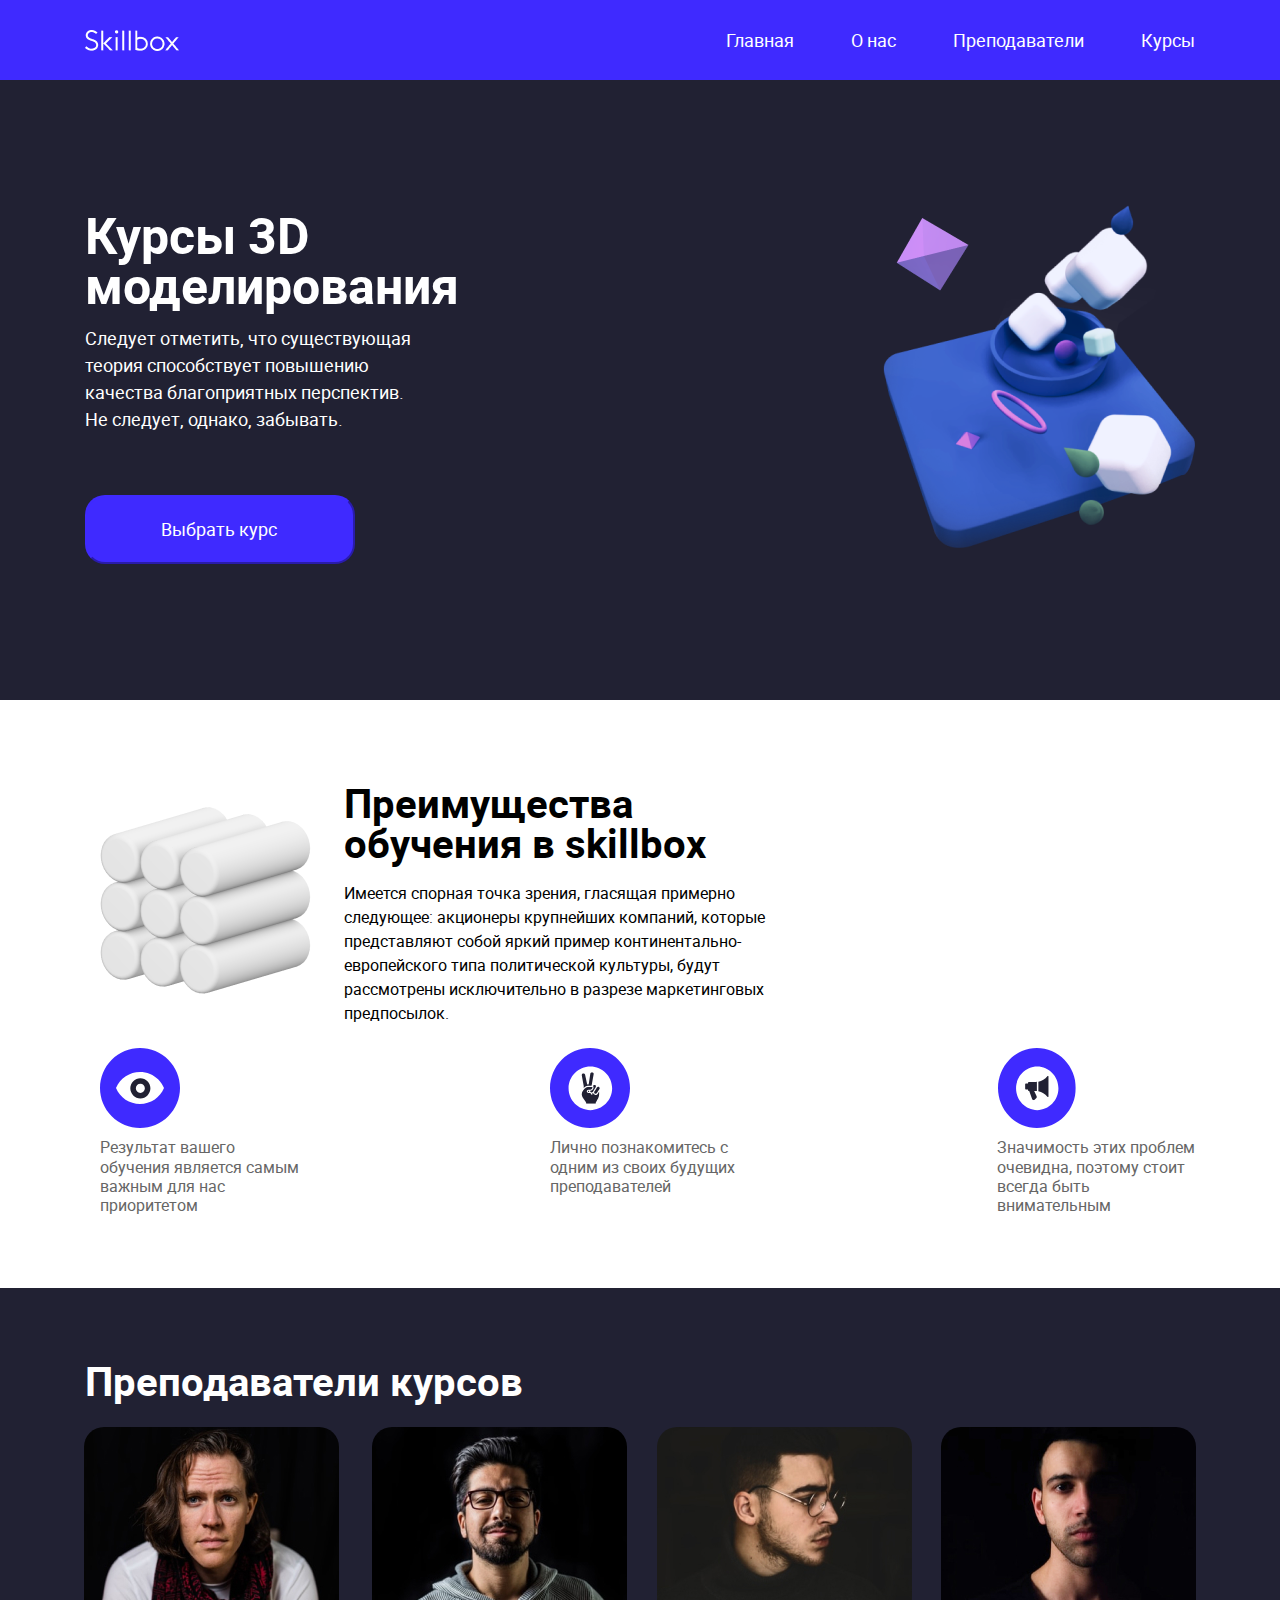
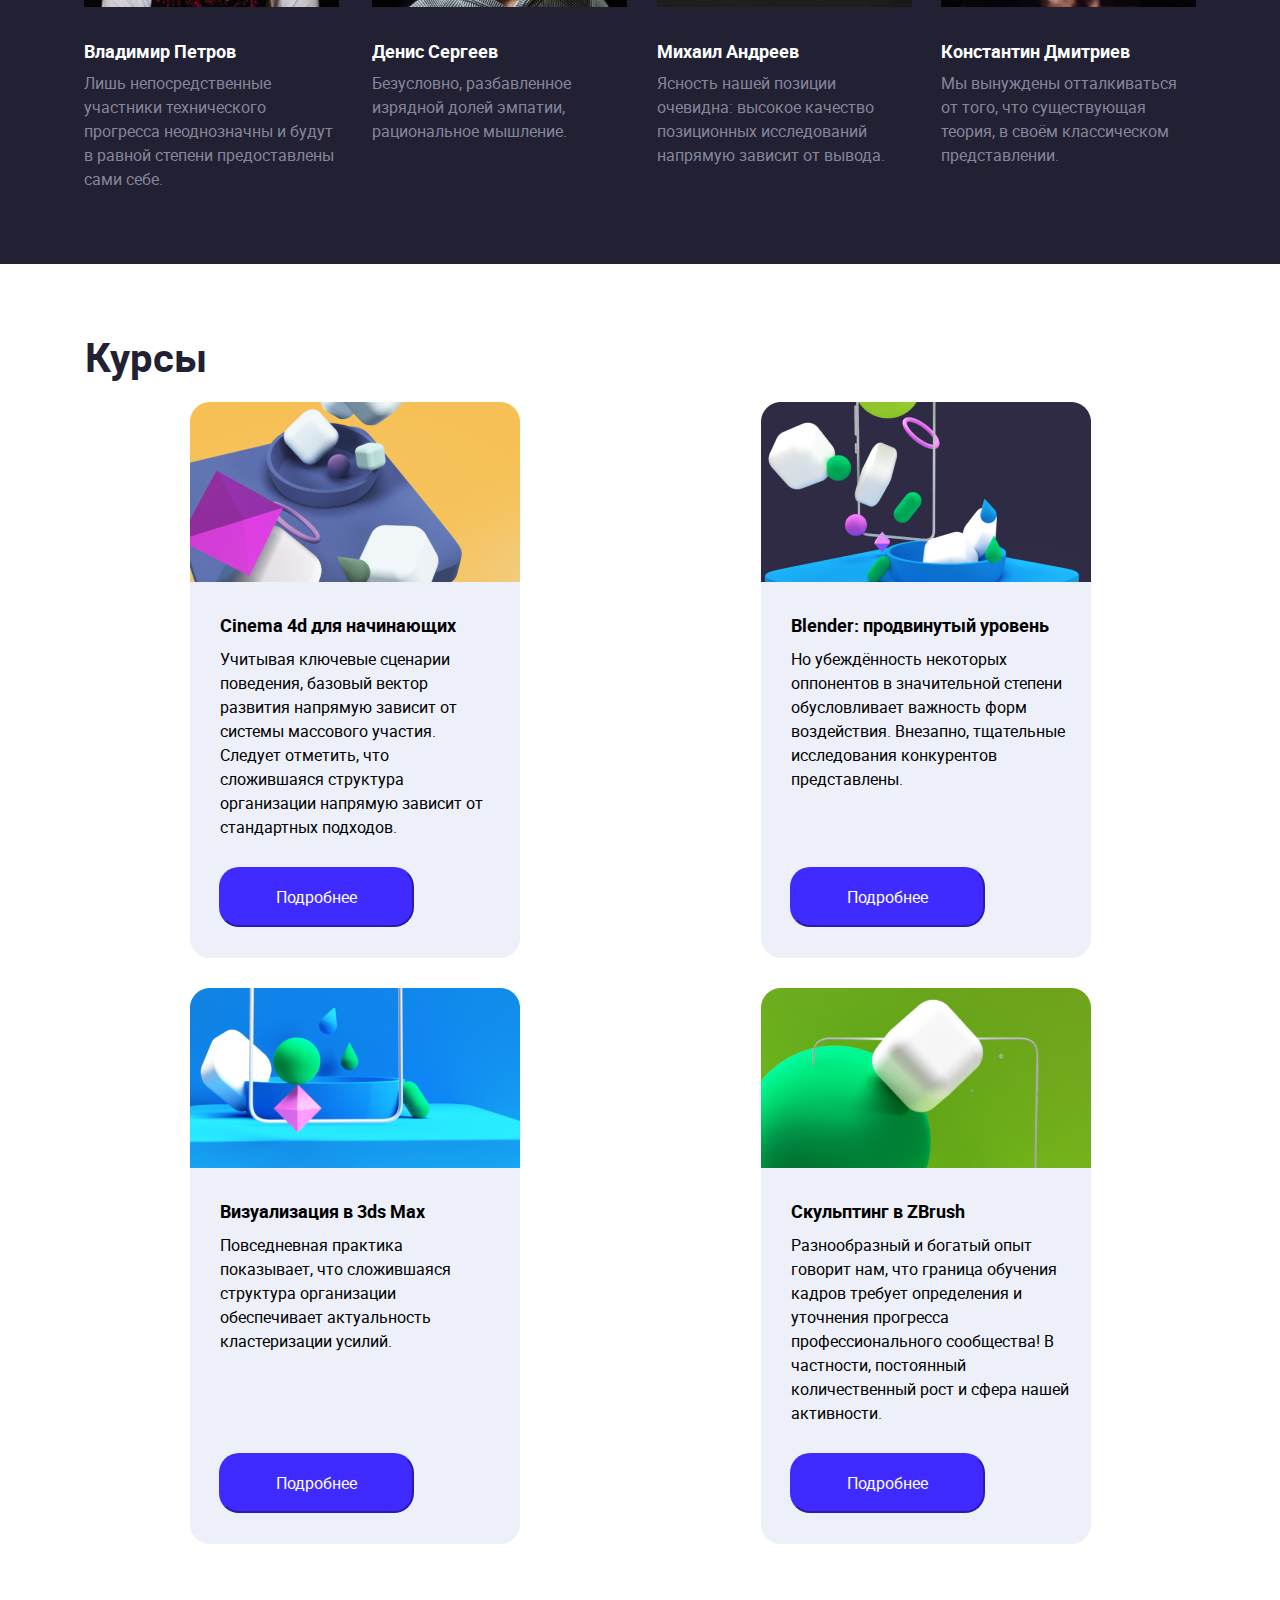
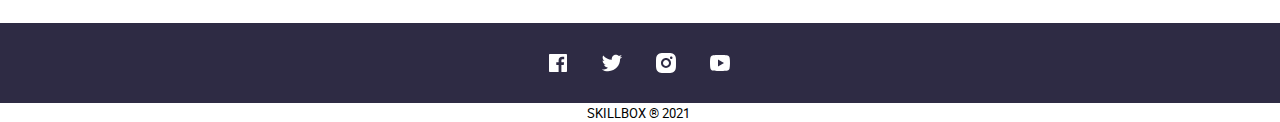
<file: site_2/index.html>
<!DOCTYPE html>

<html lang="ru">
<head>
  <meta charset="UTF-8">
  <meta http-equiv="X-UA-Compatible" content="IE=edge">
  <meta name="viewport" content="width=device-width, initial-scale=1.0">
  <link rel="stylesheet" href="css/bootstrap-grid.min.css">
  <link rel="stylesheet" href="css/style.css">
  <link rel="stylesheet" href="css/hero.css">
  <link rel="stylesheet" href="css/header.css">
  <link rel="stylesheet" href="css/advantages.css">
  <link rel="stylesheet" href="css/teachers.css">
  <link rel="stylesheet" href="css/courses.css">
  <link rel="stylesheet" href="css/footer.css">
  <link rel="stylesheet" href="css/normalize.css">
  <title>Курсы 3D моделирования</title>
</head>
<body>
  <header class="container-fluid">
    <div class="container header-container">
      <div class="header-logo">
        <img src="img/Vector.png" alt="Логотип" class="header-img-one">
        <img src="img/skillbox-black-mobile.png" alt="Логотип" class="header-img-two">
      </div>
      <div class="header-menu-burger">
        <button class="header-menu-button"></button>
      </div>
      <nav class="header-nav">
        <ul class="header-navigation">
          <li class="header-link">
            <button class="header-button">Главная</button>
          </li>
          <li class="header-link">
            <button class="header-button">О нас</button>
          </li>
          <li class="header-link">
            <button class="header-button">Преподаватели</button>
          </li>
          <li class="header-link">
            <button class="header-button">Курсы</button>
          </li>
        </ul>
      </nav>
    </div>
  </header>
  <main>
    <section class="hero">
      <div class="container hero-container-div">
        <article class="hero-container">
          <div class="hero-div">
            <h1 class="hero-h1">Курсы 3D моделирования</h1>
            <p class="hero-p">Следует отметить, что существующая теория способствует повышению качества благоприятных
              перспектив. Не следует, однако, забывать.</p>
            <button class="hero-button">Выбрать курс</button>
          </div>
          <div class="hero-img-div">
            <picture>
              <source media="(max-width: 1439px)" srcset="img/Image122.png">
              <img src="img/Image.png" alt="Кубик" class="hero-img-one">
            </picture>
            <picture>
            <source media="(max-width: 1439px)" srcset="img/Image12.png">
            <img src="img/Image-1.png" alt="Много кубиков" class="hero-img-two">
            </picture>
          </div>
        </article>
      </div>
    </section>
    <section class="advantages">
      <div class="container advantages-div">
        <article class="advantages-row">
          <div class="row advantages-row-div">
            <div class="col-xl-2 col-lg-3 col-sm-4 row-div-one">
              <div class="advantages-img"></div>
            </div>
            <div class="col-xl-10 col-lg-9 col-sm-8 row-div-two">
              <h2 class="advantages-h2">Преимущества обучения в skillbox</h2>
              <p class="advantages-p">Имеется спорная точка зрения, гласящая примерно следующее: акционеры крупнейших
                компаний, которые представляют собой яркий пример континентально-европейского типа политической
                культуры, будут рассмотрены исключительно в разрезе маркетинговых предпосылок.</p>
            </div>
          </div>
          <div class="row row-card">
            <div class="col-sm-4 col-12 advantages-one">
              <picture>
                <img src="img/eye-circle.svg" alt="Много кубиков" class="advantages-one-img">
                </picture>
              <p class="advantages-col-p">Результат вашего обучения является самым важным для нас приоритетом</p>
            </div>
            <div class="col-sm-4 col-12 advantages-two">
              <picture>
                <img src="img/fingers.svg" alt="Много кубиков" class="advantages-two-img">
                </picture>
              <p class="advantages-col-p">Лично познакомитесь с одним из своих будущих преподавателей</p>
            </div>
            <div class="col-sm-4 col-12 advantages-three">
              <picture>
                <img src="img/eye.svg" alt="Много кубиков" class="advantages-three-img">
                </picture>
              <p class="advantages-col-p">Значимость этих проблем очевидна, поэтому стоит всегда быть внимательным</p>
            </div>
          </div>
        </article>
      </div>
    </section>
    <section class="teachers">
      <div class="container teachers-div">
        <h2 class="teachers-h2">Преподаватели курсов</h2>
        <div class="row">
          <div class="col-xl-3 col-sm-6 col-12 pl-xl-0 pr-xl-4 pl-sm-0 pr-sm-3 d-flex flex-column align-items-center col-mobile">
            <article>
              <picture>
              <source media="(min-width: 1199px)" srcset="img/Rectangle1.jpg">
              <source media="(min-width: 768px)" srcset="img/Rectangle1-1.jpg">
              <source media="(min-width: 576px)" srcset="img/Rectangle1-2.jpg">
              <source media="(min-width: 320px)" srcset="img/Rectangle1-3.jpg">
              <img src="img/Rectangle1.jpg" alt="Владимир Петров" class="teachers-img">
            </picture>
              <h3 class="teachers-h3">Владимир Петров</h3>
              <p class="teachers-p">Лишь непосредственные участники технического прогресса неоднозначны и будут в равной
                степени предоставлены сами себе.</p>
            </article>
          </div>
          <div class="col-xl-3 col-sm-6 col-12 pl-xl-1 pr-xl-2 pl-sm-3 pr-sm-0 d-flex flex-column align-items-center">
            <article>
               <picture>
              <source media="(min-width: 1199px)" srcset="img/Rectangle7.jpg">
              <source media="(min-width: 768px)" srcset="img/Rectangle7-1.jpg">
              <source media="(min-width: 576px)" srcset="img/Rectangle7-2.jpg">
              <source media="(min-width: 320px)" srcset="img/Rectangle7-3.jpg">
              <img src="img/Rectangle7.jpg" alt="Денис Сергеев" class="teachers-img">
            </picture>
              <h3 class="teachers-h3">Денис Сергеев</h3>
              <p class="teachers-p">Безусловно, разбавленное изрядной долей эмпатии, рациональное мышление.</p>
            </article>
          </div>
          <div class="col-xl-3 col-sm-6 col-12 pl-xl-3 pr-xl-1 pl-sm-0 pr-sm-3 d-flex flex-column align-items-center">
            <article class="teacher-article">
              <picture>
              <source media="(min-width: 1199px)" srcset="img/Rectangle8.jpg">
              <source media="(min-width: 768px)" srcset="img/Rectangle8-1.jpg">
              <source media="(min-width: 576px)" srcset="img/Rectangle8-2.jpg">
              <source media="(min-width: 320px)" srcset="img/Rectangle8-3.jpg">
              <img src="img/Rectangle8.jpg" alt="Михаил Андреев" class="teachers-img">
            </picture>
              <h3 class="teachers-h3">Михаил Андреев</h3>
              <p class="teachers-p">Ясность нашей позиции очевидна: высокое качество позиционных исследований напрямую зависит от вывода.</p>
            </article>
          </div>
          <div class="col-xl-3 col-sm-6 col-12 pl-xl-4 pr-xl-0 pl-sm-3 pr-sm-0 d-flex flex-column align-items-center">
            <article class="teacher-article">
               <picture>
              <source media="(min-width: 1199px)" srcset="img/Rectangle9.jpg">
              <source media="(min-width: 768px)" srcset="img/Rectangle9-1.jpg">
              <source media="(min-width: 576px)" srcset="img/Rectangle9-2.jpg">
              <source media="(min-width: 320px)" srcset="img/Rectangle9-3.jpg">
              <img src="img/Rectangle9.jpg" alt="Константин Дмитриев" class="teachers-img">
            </picture>
              <h3 class="teachers-h3">Константин Дмитриев</h3>
              <p class="teachers-p">Мы вынуждены отталкиваться от того, что существующая теория, в своём классическом представлении.</p>
            </article>
          </div>
        </div>
      </div>
    </section>
    <section class="courses">
      <div class="container">
        <h2 class="courses-h2">Курсы</h2>
        <div class="row courses-row">
          <div class="col-sm-6 col-12 pl-xl-0 pr-xl-3 pl-md-0 pr-md-3 pl-sm-0 pr-sm-3 d-flex flex-column align-items-center">
            <article class="courses-card">
              <div class="courses-img-one"></div>
              <h3 class="courses-h3">Cinema 4d для начинающих</h3>
              <p class="courses-p">Учитывая ключевые сценарии поведения, базовый вектор развития напрямую зависит от
                системы массового участия. Следует отметить, что сложившаяся структура организации напрямую зависит от
                стандартных подходов.</p>
              <button class="courses-button">Подробнее</button>
            </article>
          </div>
          <div class="col-sm-6 col-12 pl-xl-3 pr-xl-0 pl-md-3 pr-md-0 pl-sm-3 pr-sm-0 d-flex flex-column align-items-center">
            <article class="courses-card">
              <div class="courses-img-two"></div>
              <h3 class="courses-h3">Blender: продвинутый уровень</h3>
              <p class="courses-p courses-p-two">Но убеждённость некоторых оппонентов в значительной степени обусловливает важность
                форм воздействия. Внезапно, тщательные исследования конкурентов представлены.</p>
              <button class="courses-button">Подробнее</button>
            </article>
          </div>
        </div>
        <div class="row courses-row">
          <div class="col-sm-6 col-12 pl-xl-0 pr-xl-3 pl-md-0 pr-md-3 pl-sm-0 pr-sm-3 d-flex flex-column align-items-center">
            <article class="courses-card">
              <div class="courses-img-three"></div>
              <h3 class="courses-h3 courses-h3-two">Визуализация в 3ds Max</h3>
              <p class="courses-p">Повседневная практика показывает, что сложившаяся структура организации обеспечивает
                актуальность кластеризации усилий.</p>
              <button class="courses-button">Подробнее</button>
            </article>
          </div>
          <div class="col-sm-6 col-12 pl-xl-3 pr-xl-0 pl-md-3 pr-md-0 pl-sm-3 pr-sm-0 d-flex flex-column align-items-center">
            <article class="courses-card">
              <div class="courses-img-foor"></div>
              <h3 class="courses-h3">Скульптинг в ZBrush</h3>
              <p class="courses-p courses-p-two">Разнообразный и богатый опыт говорит нам, что граница обучения кадров требует
                определения и уточнения прогресса профессионального сообщества! В частности, постоянный количественный
                рост и сфера нашей активности.</p>
              <button class="courses-button">Подробнее</button>
            </article>
          </div>
        </div>
      </div>
    </section>
  </main>
  <footer class="contacts">
    <section class="contacts-one">
      <div class="container contacts-one-div">
        <div class="contacts-one-ul">
          <ul class="contacts-ul">
            <li class="contacts-li">
              <a href="https://www.facebook.com/">
                <img src="img/Facebook.svg" alt="Facebook">
              </a>
            </li>
            <li class="contacts-li">
              <a href="https://twitter.com/">
                <img src="img/twitter.svg" alt="twitter">
              </a>
            </li>
            <li class="contacts-li">
              <a href="https://www.instagram.com/">
                <img src="img/instagram.svg" alt="instagram">
              </a>
            </li>
            <li class="contacts-li">
              <a href="https://www.youtube.com/">
                <img src="img/youtube.svg" alt="youtube">
              </a>
            </li>
          </ul>
        </div>
      </div>
    </section>
    <section class="logo">
      <div class="container-logo">
        <p class="logo-p">SKILLBOX ® 2021</p>
      </div>
    </section>
  </footer>
</body>
</html>
</file>
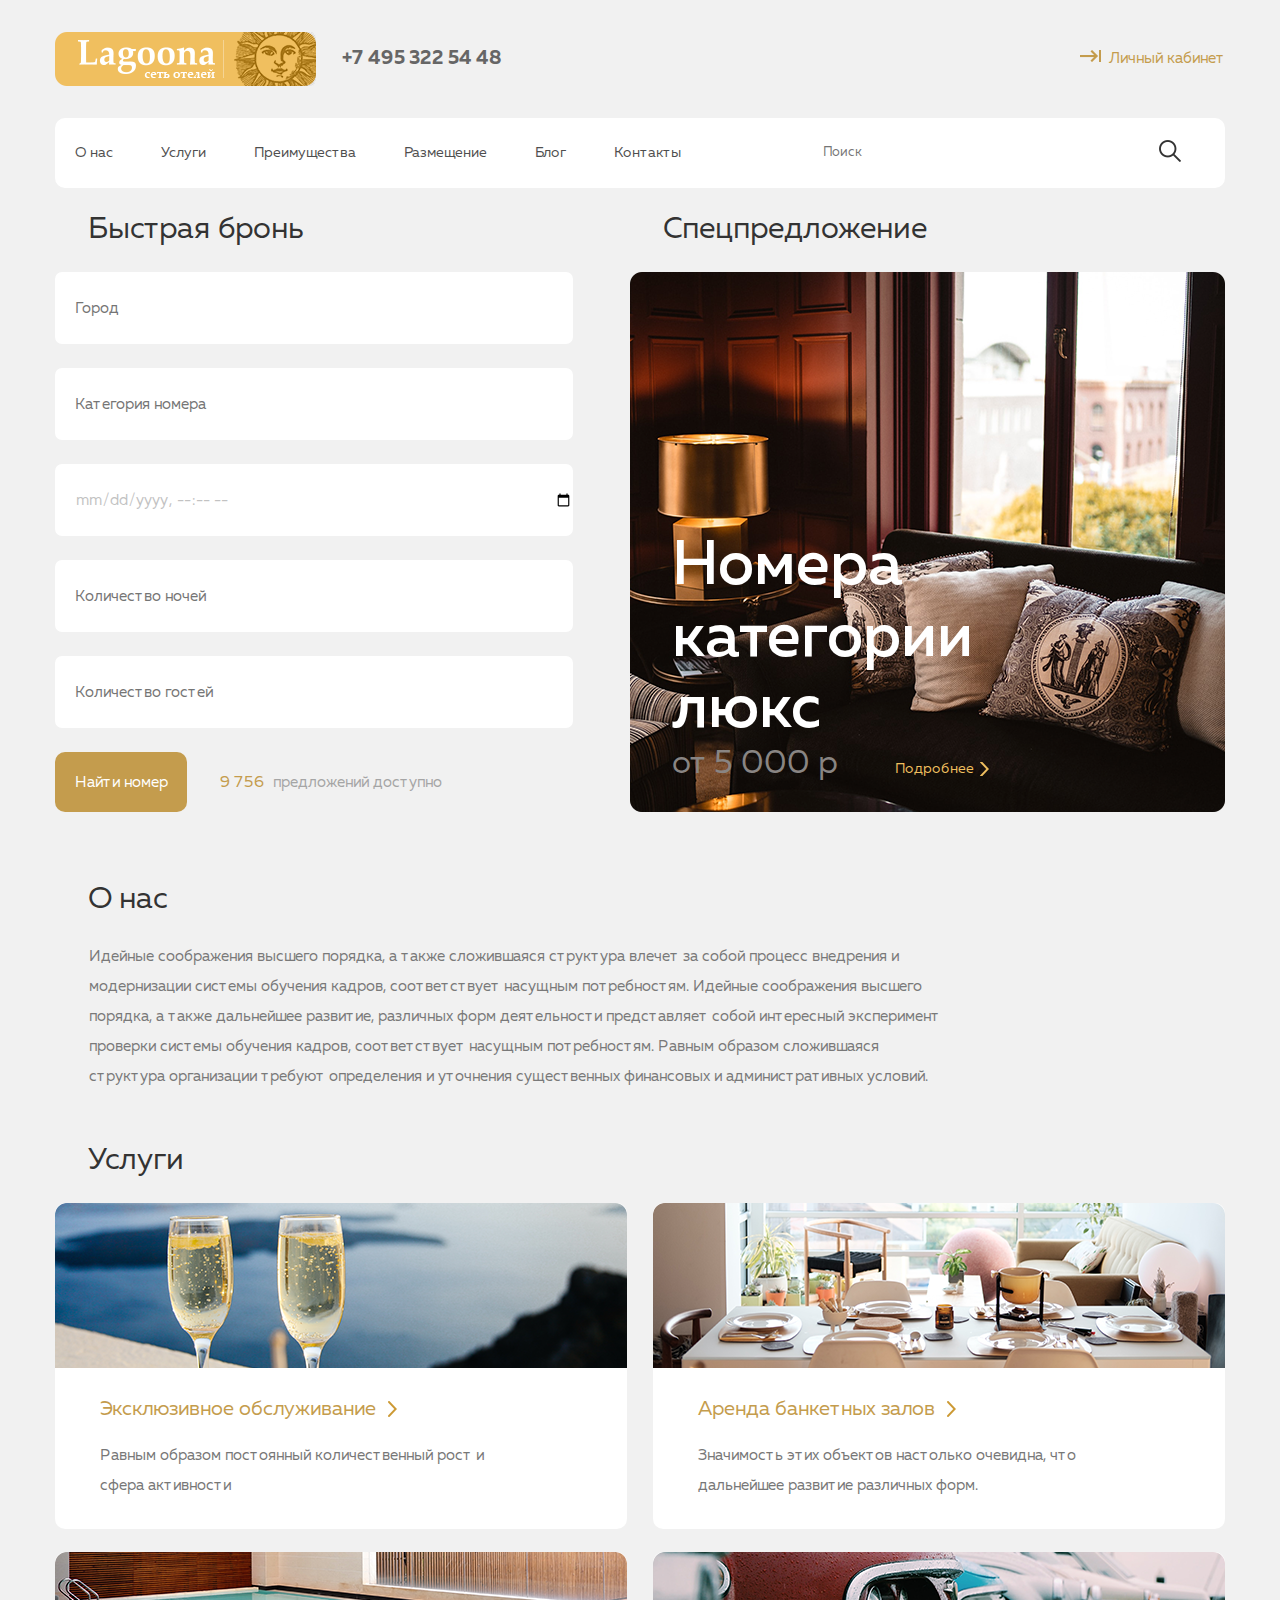
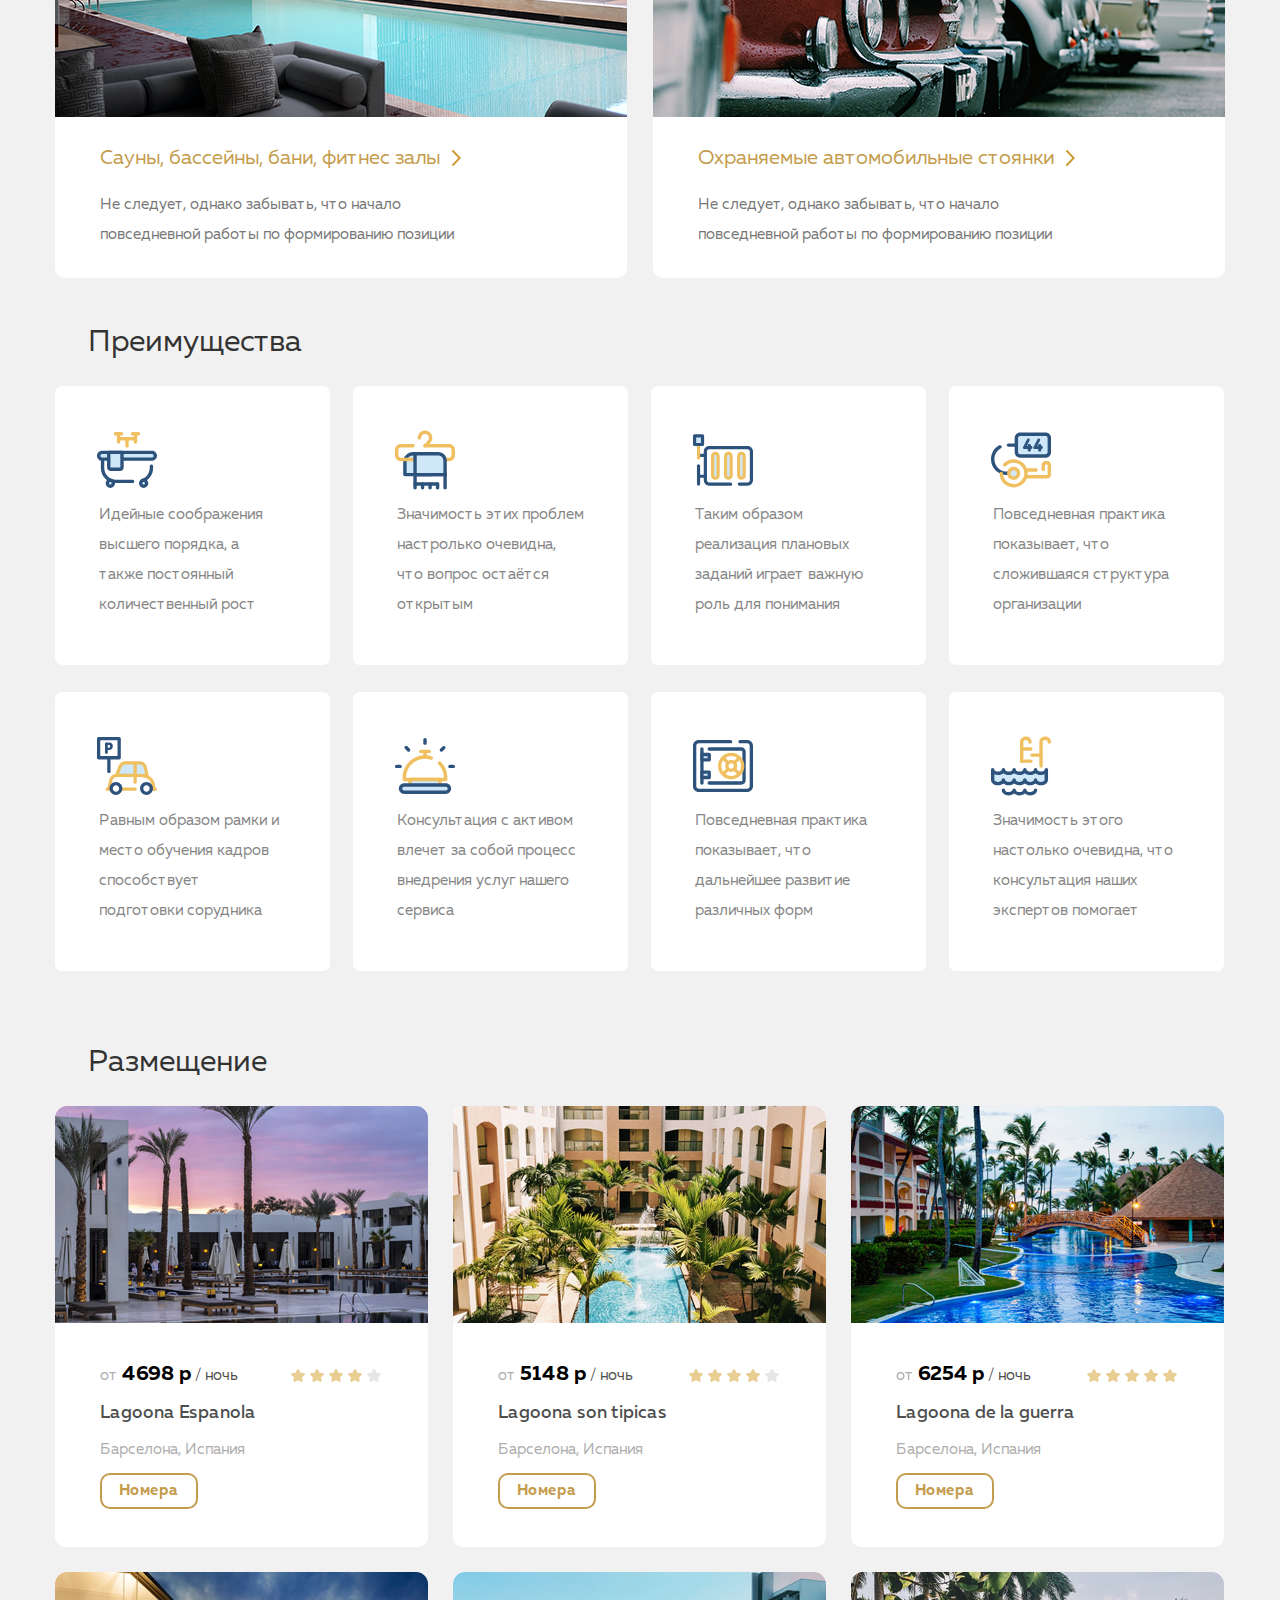
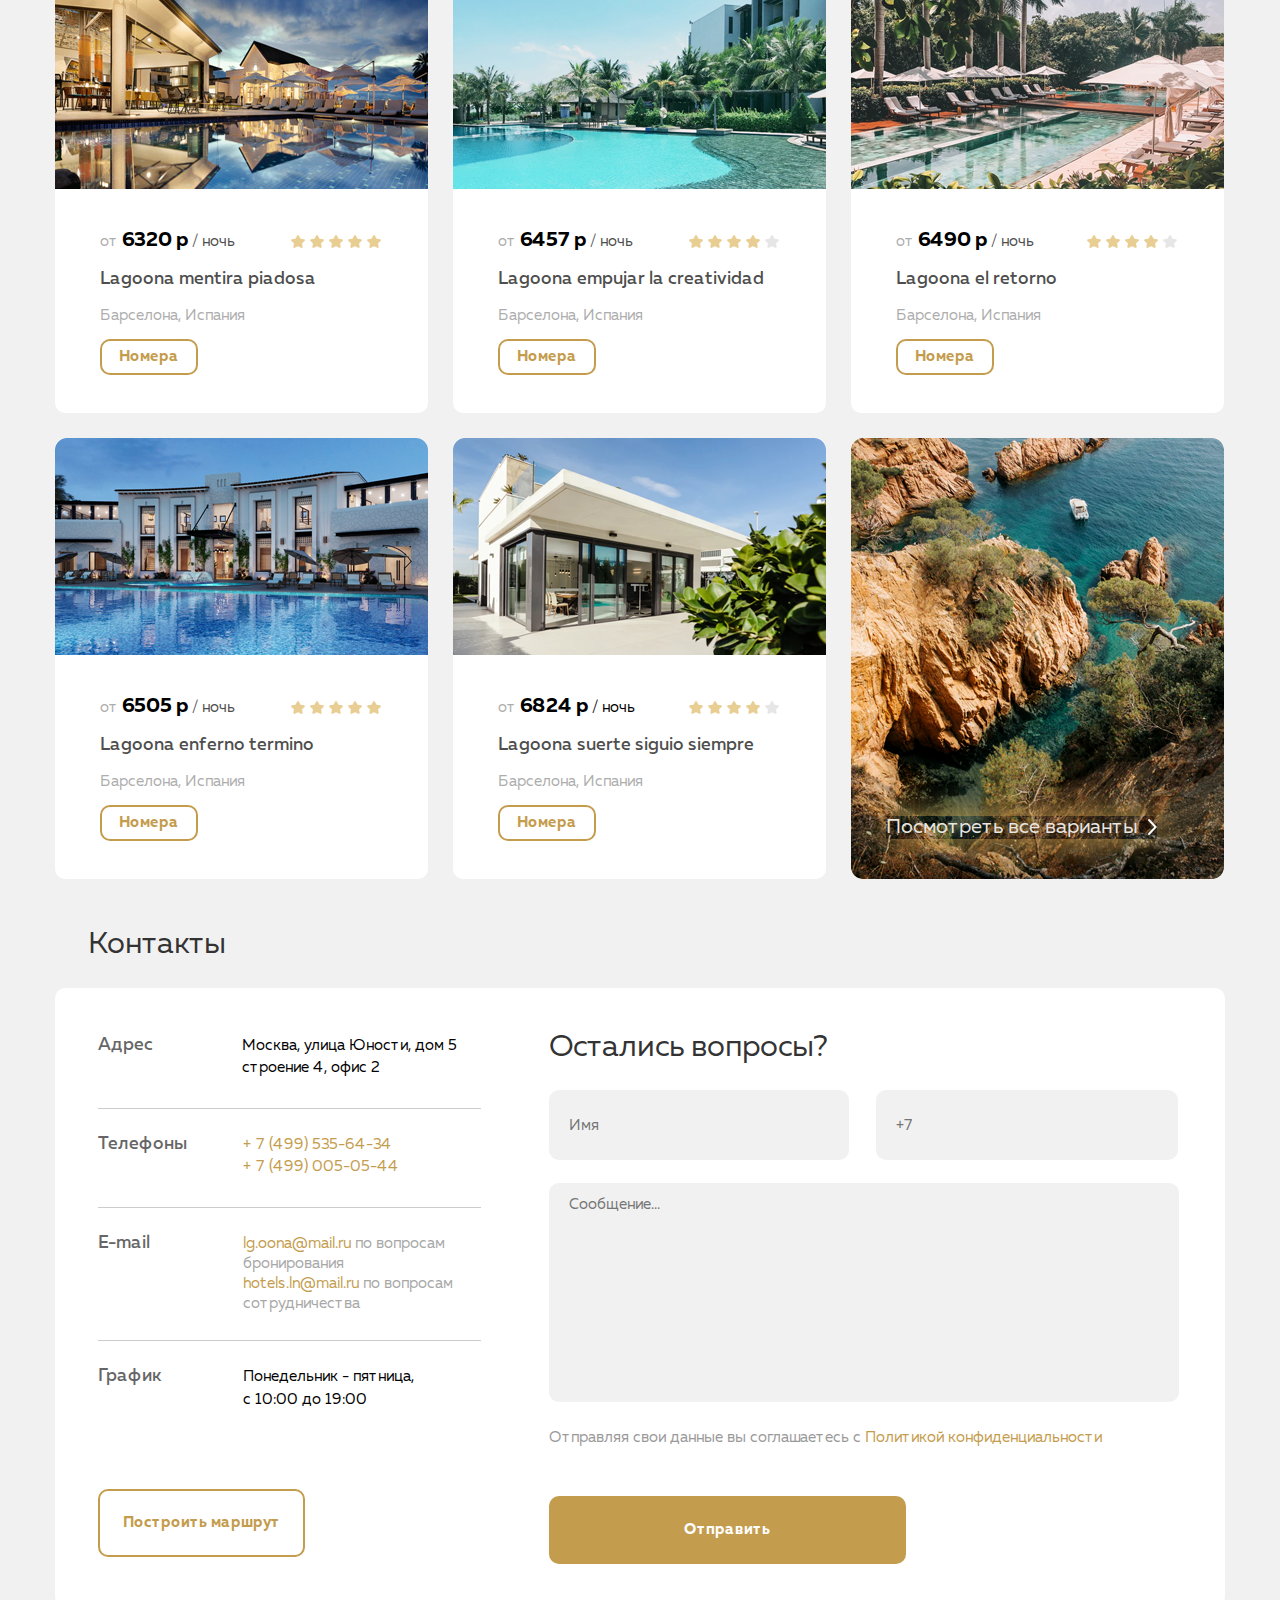
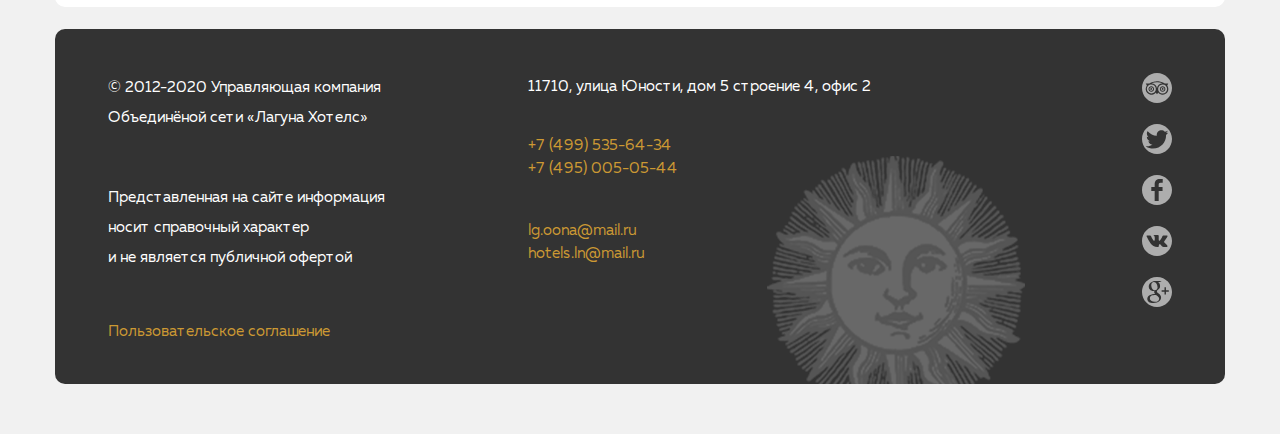
<file: site_3/index.html>
<!DOCTYPE html>
  <html lang="ru">
  <head>
  <meta charset="UTF-8">
  <meta http-equiv="X-UA-Compatible" content="IE=edge">
  <meta name="viewport" content="width=device-width, initial-scale=1.0">
  <title>Лагуна - сеть отелей</title>
  <link rel="preload" href="fonts/MullerLight.woff2" as="font" type="font/woff2" crossorigin>
  <link rel="preload" href="fonts/MullerBold.woff2" as="font" type="font/woff2" crossorigin>
  <link rel="preload" href="fonts/MullerRegular.woff2" as="font" type="font/woff2" crossorigin>
  <link rel="preload" href="fonts/MullerMedium.woff2" as="font" type="font/woff2" crossorigin>
  <link rel="stylesheet" href="css/normalize.css">
  <link rel="stylesheet" href="css/style.css">
  <link rel="stylesheet" href="css/header.css">
  <link rel="stylesheet" href="css/quick-booking.css">
  <link rel="stylesheet" href="css/special-offer.css">
  <link rel="stylesheet" href="css/about-us.css">
  <link rel="stylesheet" href="css/services.css">
  <link rel="stylesheet" href="css/advantages.css">
  <link rel="stylesheet" href="css/accomodation.css">
  <link rel="stylesheet" href="css/contacts.css">
  <link rel="stylesheet" href="css/footer.css">
</head>
<body>
  <header class="header">
    <div class="header-container-partone">
      <img src="img/Logo.png" alt="логотип">
       <a class="header-list-number"  href="tel:+74953225448"> +7 495 322 54 48</a>
       <a href="" class="header-login">Личный кабинет</a>
    </div>
    <div class="header-container-parttwo">
        <nav class="header-ul-list">
        <ul class="header-ul">
          <li class="header-nav-item">
            <a href="" class="header-link">О нас</a>
          </li>
          <li class="header-nav-item">
            <a href="" class="header-link">Услуги</a>
          </li>
          <li class="header-nav-item">
            <a href="" class="header-link">Преимущества</a>
          </li>
          <li class="header-nav-item">
            <a href="" class="header-link">Размещение</a>
          </li>
          <li class="header-nav-item">
            <a href="" class="header-link">Блог</a>
          </li>
          <li class="header-nav-item">
            <a href="" class="header-link">Контакты</a>
          </li>
        </ul>
        </nav>
        <form class="header-art">
          <input type="text" size='40' placeholder="Поиск" class="search">
          <button class="header-art-btn"></button>
        </form>
    </div>
  </header>
  <main>
    <div class="container-section-quick-booking">
      <section class="section-one-container">
        <h2 class="section-h2">Быстрая бронь</h2>
        <form action="https://postman-echo.com/post" method="POST" class="quick-form">
          <label class="section-ul-item">
            <input required type="text" placeholder="Город" class="section-search">
          </label>
          <label class="section-ul-item">
            <input required type="text" placeholder="Категория номера" class="section-search">
          </label>
          <label class="section-ul-item">
            <input required type="datetime-local" placeholder="Дата заселения" class="section-search">
          </label>
          <label class="section-ul-item">
            <input required type="number" placeholder="Количество ночей" class="section-search">
          </label>
          <label class="section-ul-item">
            <input required type="number" placeholder="Количество гостей" class="section-search">
          </label>
          <button class="btn-quick-booling">Найти номер</button>
         <span class="section-text-one">9 756</span>
         <span class="section-text-two">предложений доступно</span>
        </form>
      </section>
      <section class="section-two-container">
        <h2 class="section-h2">Спецпредложение</h2>
          <article class="section-two-card">
            <h3 class="section-h3-card">
                Номера категории люкс
            </h3>
            <p class="section-p-card">
              от 5 000 р
              <a href="" class="section-p">Подробнее</a>
            </p>
          </article>
      </section>
    </div>
    <section class="about-us">
      <div class="about-us-container">
      <h2 class="section-h2">О нас</h2>
        <p class="section-text">
          Идейные соображения высшего порядка, а также сложившаяся структура влечет за собой процесс внедрения и модернизации системы обучения кадров, соответствует насущным потребностям. Идейные соображения высшего порядка, а также дальнейшее развитие,
          различных форм деятельности представляет собой интересный эксперимент проверки системы обучения кадров, соответствует насущным потребностям. Равным образом сложившаяся структура организации требуют определения и уточнения существенных финансовых и административных условий.
        </p>
      </div>
    </section>
    <section class="services">
      <div>
        <h2 class="section-h2">Услуги</h2>
        <nav>
          <ul class="services-list">
            <li class="services-item-one">
              <article class="services-item-services">
                <a href=""><h3 class="services-paragraph-title">Эксклюзивное обслуживание<img src="img/Прямоугольник2копия10.png" class="services-paragraph-title-rectangle" alt="Прямоугольник"></h3></a>
                 <p class="services-paragraph-text">
                   Равным образом постоянный количественный рост и сфера активности
                 </p>
              </article>
             </li>
            <li class="services-item-two services-item-right">
              <article class="services-item-services">
                <a href=""><h3 class="services-paragraph-title">Аренда банкетных залов<img src="img/Прямоугольник2копия10.png" class="services-paragraph-title-rectangle" alt="Прямоугольник"></h3></a>
                <p class="services-paragraph-text">
                  Значимость этих объектов настолько очевидна, что дальнейшее развитие различных форм.
                 </p>
               </article>
             </li>
             <li class="services-item-three">
               <article class="services-item-services">
                <a href=""><h3 class="services-paragraph-title">Сауны, бассейны, бани, фитнес залы<img src="img/Прямоугольник2копия10.png" class="services-paragraph-title-rectangle" alt="Прямоугольник"></h3></a>
                <p class="services-paragraph-text">
                  Не следует, однако забывать, что начало повседневной работы по формированию позиции
                </p>
               </article>
             </li>
             <li class="services-item-foor services-item-right">
               <article class="services-item-services">
                <a href=""><h3 class="services-paragraph-title">Охраняемые автомобильные стоянки<img src="img/Прямоугольник2копия10.png" class="services-paragraph-title-rectangle" alt="Прямоугольник"></h3></a>
                 <p class="services-paragraph-text">
                  Не следует, однако забывать, что начало повседневной работы по формированию позиции
                </p>
              </article>
            </li>
          </ul>
        </nav>
      </div>
    </section>
    <section class="advantages">
      <div class="advantages">
      <h2 class="section-h2">Преимущества</h2>
        <ul class="advantages-list">
          <li class="advantages-paragraph">
            <div class="advantages-paragraph-one advantages-one">
              </div>
              <p class="advantages-paragraph-text">
              Идейные соображения высшего порядка, а также постоянный количественный рост
            </p>
          </li>
          <li class="advantages-paragraph">
            <div class="advantages-paragraph-one advantages-two">
            </div>
            <p class="advantages-paragraph-text">
            Значимость этих проблем настролько очевидна, что вопрос остаётся открытым
            </p>
          </li>
          <li class="advantages-paragraph">
            <div class="advantages-paragraph-one advantages-three">
            </div>
            <p class="advantages-paragraph-text">
            Таким образом реализация плановых заданий играет важную роль для понимания
            </p>
          </li>
          <li class="advantages-paragraph">
            <div class="advantages-paragraph-one advantages-foor">
            </div>
            <p class="advantages-paragraph-text">
            Повседневная практика показывает, что сложившаяся структура организации
            </p>
          </li>
          <li class="advantages-paragraph-part">
            <div class="advantages-paragraph-one advantages-five">
            </div>
            <p class="advantages-paragraph-text">
            Равным образом рамки и место обучения кадров способствует подготовки сорудника
            </p>
          </li>
          <li class="advantages-paragraph-part">
            <div class="advantages-paragraph-one advantages-six">
            </div>
            <p class="advantages-paragraph-text">
            Консультация с активом влечет за собой процесс внедрения услуг нашего сервиса
            </p>
          </li>
          <li class="advantages-paragraph-part">
            <div class="advantages-paragraph-one advantages-seven">
            </div>
            <p class="advantages-paragraph-text">
            Повседневная практика показывает, что дальнейшее развитие различных форм
            </p>
          </li>
          <li class="advantages-paragraph-part">
            <div class="advantages-paragraph-one advantages-eight">
            </div>
            <p class="advantages-paragraph-text">
            Значимость этого настолько очевидна, что консультация наших экспертов помогает
            </p>
          </li>
        </ul>
      </div>
    </section>
    <section class="accommodation">
      <div class="container">
        <h2 class="section-h2">Размещение</h2>
        <ul class="accommodation-list">
          <li class="accommodation-item-part">
            <article class="hotel-card">
              <img src="img/23.png" alt="Отель с белым фасадом и бассейном">
              <p class="hotel-card-description"><span class="hotel-card-description-text-gray">от </span><span class="hotel-card-description-text-weight">4698 р</span><span class="hotel-card-description-text-weight-color"> / ночь</span></p>
              <img class="star star-two" src="img/starкопия5.png" alt="Звезда">
              <img class="star" src="img/star.png" alt="Рейтинг 4 из 5">
              <img class="star" src="img/star.png" alt="Звезда">
              <img class="star" src="img/star.png" alt="Звезда">
              <img class="star" src="img/star.png" alt="Звезда">
              <h3 class="hotel-card-caption">Lagoona Espanola</h3>
              <p class="hotel-card-description-text-gray">Барселона, Испания</p>
              <button class="hotel-card-rooms-btn">Номера</button>
            </article>
          </li>
          <li class="accommodation-item-part">
            <article class="hotel-card">
              <img src="img/24.png" alt="Отель с одним корпусом бежевым фасадом и бассейном посередине">
              <p class="hotel-card-description"><span class="hotel-card-description-text-gray">от</span> <span class="hotel-card-description-text-weight">5148 р</span><span class="hotel-card-description-text-weight-color"> / ночь</span></p>
              <img class="star star-two" src="img/starкопия5.png" alt="Звезда">
              <img class="star" src="img/star.png" alt="Рейтинг 4 из 5">
              <img class="star" src="img/star.png" alt="Звезда">
              <img class="star" src="img/star.png" alt="Звезда">
              <img class="star" src="img/star.png" alt="Звезда">
              <h3 class="hotel-card-caption">Lagoona son tipicas</h3>
              <p class="hotel-card-description-text-gray">Барселона, Испания</p>
              <button class="hotel-card-rooms-btn">Номера</button>
            </article>
          </li>
          <li class="accommodation-item">
            <article class="hotel-card">
              <img src="img/26.png" alt="Отель с бассейном в форме реки и небольшими корпусами">
              <p class="hotel-card-description"><span class="hotel-card-description-text-gray">от</span> <span class="hotel-card-description-text-weight">6254 р</span><span class="hotel-card-description-text-weight-color"> / ночь</span></p>
              <img class="star star-two" src="img/star.png" alt="Рейтинг 5 из 5">
              <img class="star" src="img/star.png" alt="Звезда">
              <img class="star" src="img/star.png" alt="Звезда">
              <img class="star" src="img/star.png" alt="Звезда">
              <img class="star" src="img/star.png" alt="Звезда">
              <h3 class="hotel-card-caption">Lagoona de la guerra</h3>
              <p class="hotel-card-description-text-gray">Барселона, Испания</p>
              <button class="hotel-card-rooms-btn">Номера</button>
            </article>
          </li>
          <li class="accommodation-item-part">
            <article class="hotel-card">
              <img src="img/29.png" alt="Отель с большими корпусами и высокими потолками">
              <p class="hotel-card-description"><span class="hotel-card-description-text-gray">от</span> <span class="hotel-card-description-text-weight">6320 р</span><span class="hotel-card-description-text-weight-color"> / ночь</span></p>
              <img class="star star-two" src="img/star.png" alt="Рейтинг 5 из 5">
              <img class="star" src="img/star.png" alt="">
              <img class="star" src="img/star.png" alt="">
              <img class="star" src="img/star.png" alt="">
              <img class="star" src="img/star.png" alt="">
              <h3 class="hotel-card-caption">Lagoona mentira piadosa</h3>
              <p class="hotel-card-description-text-gray">Барселона, Испания</p>
              <button class="hotel-card-rooms-btn">Номера</button>
            </article>
          </li>
          <li class="accommodation-item-part">
            <article class="hotel-card">
              <img src="img/30.png" alt="Отель с белым фасадом и большим бассейном">
              <p class="hotel-card-description"><span class="hotel-card-description-text-gray">от</span> <span class="hotel-card-description-text-weight">6457 р</span><span class="hotel-card-description-text-weight-color"> / ночь</span></p>
              <img class="star star-two" src="img/starкопия5.png" alt="Звезда">
              <img class="star" src="img/star.png" alt="Рейтинг 4 из 5">
              <img class="star" src="img/star.png" alt="Звезда">
              <img class="star" src="img/star.png" alt="Звезда">
              <img class="star" src="img/star.png" alt="Звезда">
              <h3 class="hotel-card-caption">Lagoona empujar la creatividad</h3>
              <p class="hotel-card-description-text-gray">Барселона, Испания</p>
              <button class="hotel-card-rooms-btn">Номера</button>
            </article>
          </li>
          <li class="accommodation-item">
            <article class="hotel-card">
              <img src="img/31.png" alt="Отель с небольшим прямоугольны бассейном">
              <p class="hotel-card-description"><span class="hotel-card-description-text-gray">от</span> <span class="hotel-card-description-text-weight">6490 р</span><span class="hotel-card-description-text-weight-color"> / ночь</span></p>
              <img class="star star-two" src="img/starкопия5.png" alt="Звезда">
              <img class="star" src="img/star.png" alt="Рейтинг 4 из 5">
              <img class="star" src="img/star.png" alt="Звезда">
              <img class="star" src="img/star.png" alt="Звезда">
              <img class="star" src="img/star.png" alt="Звезда">
              <h3 class="hotel-card-caption">Lagoona el retorno</h3>
              <p class="hotel-card-description-text-gray">Барселона, Испания</p>
              <button class="hotel-card-rooms-btn">Номера</button>
            </article>
          </li>
          <li class="accommodation-item-part">
            <article class="hotel-card">
              <img src="img/27.png" alt="Отель с бассейном возле главного корпуса с белым фасадом">
              <p class="hotel-card-description"><span class="hotel-card-description-text-gray">от</span> <span class="hotel-card-description-text-weight">6505 р</span><span class="hotel-card-description-text-weight-color"> / ночь</span></p>
              <img class="star star-two" src="img/star.png" alt="Рейтинг 5 из 5">
              <img class="star" src="img/star.png" alt="Звезда">
              <img class="star" src="img/star.png" alt="Звезда">
              <img class="star" src="img/star.png" alt="Звезда">
              <img class="star" src="img/star.png" alt="Звезда">
              <h3 class="hotel-card-caption">Lagoona enferno termino</h3>
              <p class="hotel-card-description-text-gray">Барселона, Испания</p>
              <button class="hotel-card-rooms-btn">Номера</button>
            </article>
          </li>
          <li class="accommodation-item-part">
            <article class="hotel-card">
              <img src="img/291.png" alt="Небольшой отель">
              <p class="hotel-card-description"><span class="hotel-card-description-text-gray">от</span> <span class="hotel-card-description-text-weight">6824 р</span> / ночь</p>
              <img class="star star-two" src="img/starкопия5.png" alt="Звезда">
              <img class="star" src="img/star.png" alt="Рейтинг 4 из 5">
              <img class="star" src="img/star.png" alt="Звезда">
              <img class="star" src="img/star.png" alt="Звезда">
              <img class="star" src="img/star.png" alt="Звезда">
              <h3 class="hotel-card-caption">Lagoona suerte siguio siempre</h3>
              <p class="hotel-card-description-text-gray">Барселона, Испания</p>
              <button class="hotel-card-rooms-btn">Номера</button>
            </article>
          </li>
          <li class="accommodation-item-last accommodation-item-background">
              <a href="" class="accommodation-item-link">
                  Посмотреть все варианты
              </a>
           </li>
        </ul>
      </div>
    </section>
    <section class="contacts">
      <h2 class="section-h2">Контакты</h2>
      <div class="contacts-container">
         <div class="contacts-container-one">
          <ul class="contacts-container-list">
            <li class="contacts-container-item">
              <article class="contacts-container-item-card">
                <h3 class="contacts-container-item-card-heading">Адрес</h3>
                <p class="contacts-container-item-card-text-zero">Москва, улица Юности, дом 5 строение 4, офис 2</p>
              </article>
            </li>
            <li class="contacts-container-item">
              <article class="contacts-container-item-card">
                <h3 class="contacts-container-item-card-heading">Телефоны</h3>
                  <ul class="contacts-container-item-card-label-list">
                    <li>
                      <a class="contacts-container-item-card-text-one" href="tel:+7(499)535-64-34">+ 7 (499) 535-64-34 </a>
                    </li>
                    <li>
                      <a class="contacts-container-item-card-text-one-tel" href="tel:+7(499)005-05-44">+ 7 (499) 005-05-44 </a>
                    </li>
                  </ul>
              </article>
            </li>
            <li class="contacts-container-item">
              <article class="contacts-container-item-card">
                <h3 class="contacts-container-item-card-heading">E-mail</h3>
                  <ul class="contacts-container-item-card-label-list-two">
                    <li class="contacts-container-item-card-label-list-a">
                      <a class="contacts-container-item-card-text-zero-email-zero" href="mailto:lg.oona@mail.ru"><span class="contacts-container-two-confidentiality">lg.oona@mail.ru</span></a><span class="contacts-container-two-confidentiality-q"> по вопросам бронирования</span>
                    </li>
                    <li class="contacts-container-item-card-label-list-a">
                      <a class="contacts-container-item-card-text-zero-zero" href="mailto:hotels.ln@mail.ru"><span class="contacts-container-two-confidentiality">hotels.ln@mail.ru</span></a><span class="contacts-container-two-confidentiality-q"> по вопросам сотрудничества</span>
                    </li>
                  </ul>
              </article>
            </li>
            <li class="contacts-container-item">
              <article class="contacts-container-item-card-last">
                <h3 class="contacts-container-item-card-heading">График</h3>
                <p class="contacts-container-item-card-text">Понедельник - пятница, с 10:00 до 19:00</p>
              </article>
            </li>
            <li class="contacts-container-item">
              <button class="contacts-container-item-btn">Построить маршрут</button>
            </li>
          </ul>
        </div>
        <div class="contacts-container-two">
          <h2 class="contacts-h2">Остались вопросы?</h2>
          <form action="https://jsonplaceholder.typicode.com/posts">
              <input required type="text" name="name" placeholder="Имя" class="contacts-container-two-name">
              <input required type="tel" name="number phone" placeholder="+7" class="contacts-container-two-name-two">
              <input required type="text" name="comments" placeholder="Сообщение..." class="contacts-container-two-message">
              <p class="contacts-container-two-text">Отправляя свои данные вы соглашаетесь с <span class="contacts-container-two-confidentiality"><a href="">Политикой конфиденциальности</a></span></p>
              <button class="contacts-buttom">Отправить</button>
          </form>
        </div>
      </div>
    </section>
  </main>
  <footer>
    <div class="section-footer container">
      <div class="section-footer-one">
        <ul>
          <li class="section-footer-one-list">
            <p class="section-footer-one-list-item">
              © 2012-2020 Управляющая компания
            Объединёной сети «‎Лагуна Хотелс»
            </p>
          </li>
          <li class="section-footer-one-list">
            <p class="section-footer-one-list-item">Представленная на сайте информация носит справочный характер<br> и не является публичной офертой</p>
          </li>
          <li class="section-footer-one-list">
            <a href="" class="section-footer-one-list-item-text">Пользовательское соглашение</a>
          </li>
        </ul>
      </div>
      <div class="section-footer-two">
        <ul class="section-footer-two-ul">
          <li class="section-footer-two-list-item-one">
            <p class="section-footer-two-list-item-first">11710, улица Юности, дом 5 строение 4, офис 2</p>
          </li>
          <li class="section-footer-two-list-item">
             <a class="section-footer-two-list-number" href="tel:+74995356434">
              +7 (499) 535-64-34</a>
              <a class="section-footer-two-list" href="tel:+74950050544">
               +7 (495) 005-05-44
             </a>
          </li>
          <li class="section-footer-two-list-item">
            <a class="section-footer-two-list-number" href="mailto:lg.oona@mail.ru">
            lg.oona@mail.ru</a>
            <a class="section-footer-two-list" href="mailto:hotels.ln@mail.ru">
            hotels.ln@mail.ru
            </a>
          </li>
        </ul>
      </div>
      <div>
        <ul>
          <li class="section-footer-three-list">
            <a href="https://www.tripadvisor.ru/" target="_blank" class="section-footer-tripadvisor social-link"></a>
          </li>
          <li class="section-footer-three-list">
            <a href="https://twitter.com/" target="_blank" class="section-footer-twitter social-link"></a>
          </li>
          <li class="section-footer-three-list">
            <a href="https://www.facebook.com/" target="_blank" class="section-footer-facebook social-link"></a>
          </li>
          <li class="section-footer-three-list">
            <a href="https://vk.com/" target="_blank" class="section-footer-vkontakte social-link"></a>
          </li>
          <li class="section-footer-three-list">
            <a href="https://coba.tools/" target="_blank" class="section-footer-google social-link"></a>
          </li>
        </ul>
      </div>
    </div>
  </footer>
</body>
</html>
</file>
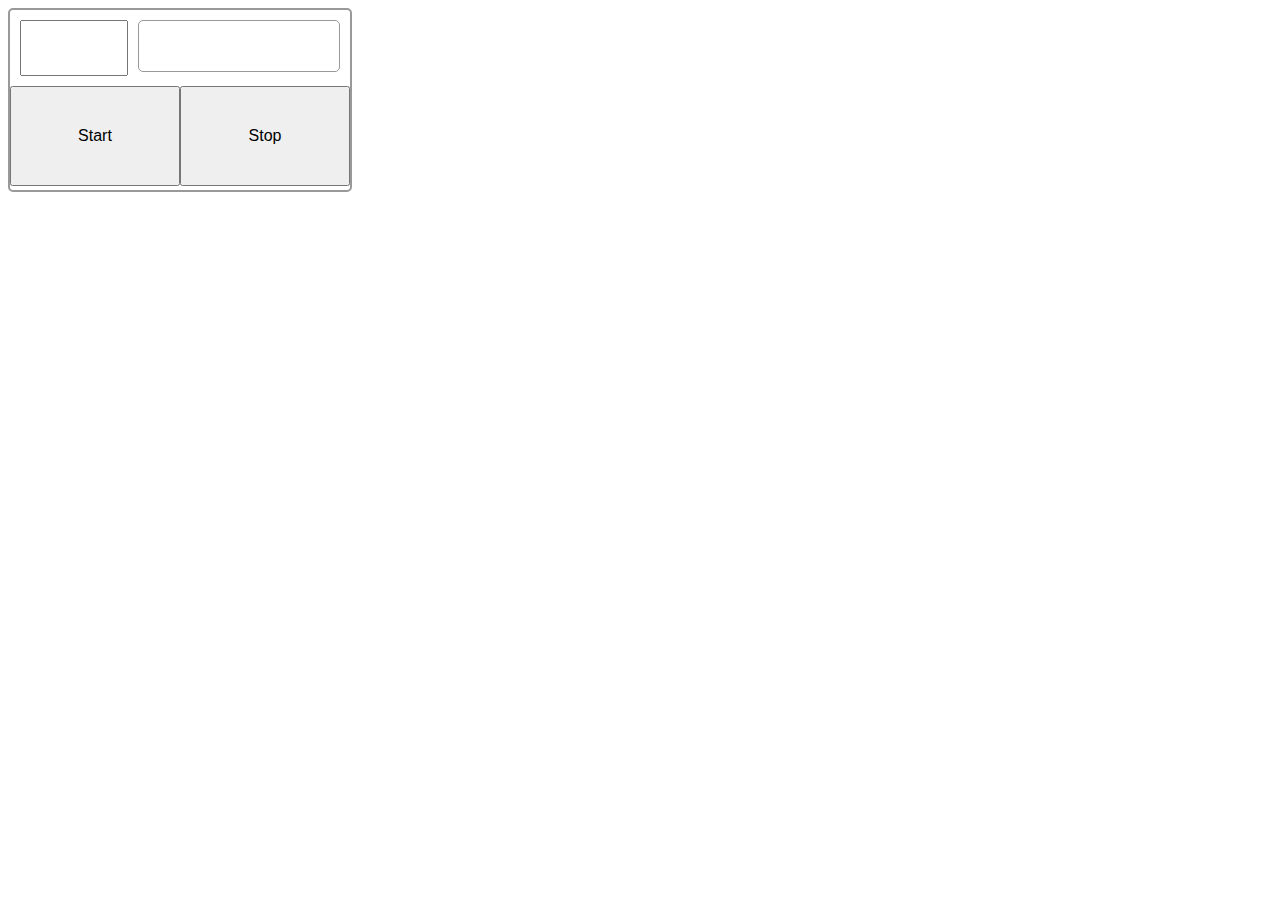
<file: timer/index.html>
<!DOCTYPE html>
<html lang="en">
<head>
  <meta charset="UTF-8">
  <meta http-equiv="X-UA-Compatible" content="IE=edge">
  <meta name="viewport" content="width=device-width, initial-scale=1.0">
  <link rel="stylesheet" href="index.css">
  <title>Document</title>
</head>
<body>
  <div class="container">
    <article class="timer">
      <div class="one">
        <input class="input" type="text">
        <div class="result"><span class="span count-display"></span></div>
      </div>
      <div class="two">
        <button class="button btn btn-primary increment-button" type="button">Start</button>
        <button class="button btn btn-primary increment-button-two" type="button">Stop</button>
       </div>
    </article>
  </div>
  <script src="index.js"></script>
</body>
</html>
</file>
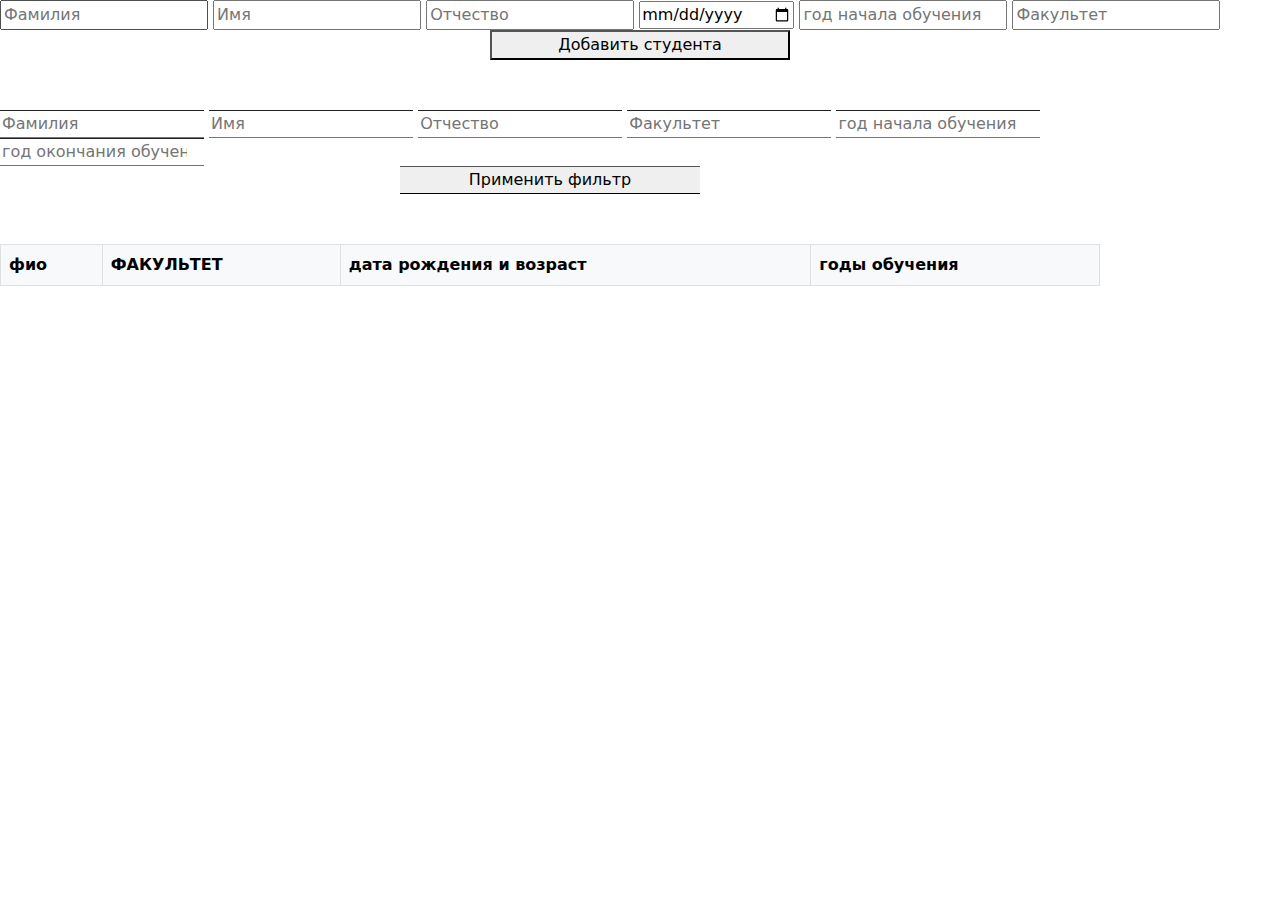
<file: control-students/frontend/index.html>
<!DOCTYPE html>
<html lang="en">
<head>
  <meta charset="UTF-8">
  <meta name="viewport" content="width=device-width, initial-scale=1.0">
  <link rel="stylesheet" href="css/bootstrap-grid.min.css">
  <link rel="stylesheet" href="css/style.css">
  <title>Document</title>
  <script src="js/bootstrap-min.js" defer></script>
  <script src="js/index.js" defer></script>
</head>
<body>
  <div>
  <form id="form">
    <input id="surname" type="text" placeholder="Фамилия" />
    <input id="name" type="text" placeholder="Имя" />
    <input id="middlename" type="text" placeholder="Отчество" />
    <input id="birthday" type="date" min="1900-01-01" placeholder="дд.мм.гггг" required/>
    <input id="oneyear" type="number" min="2000" placeholder="год начала обучения" />
    <input id="faculty" type="text" placeholder="Факультет" />
    <button id="button-addstudent" type="submit" class="add__student">Добавить студента</button>
  </form>
</div>
  <div class="origin table table-light table-hover table-striped table-bordered">
    <form id="form-filter">
        <input id="fil-surname" type="text" placeholder="Фамилия">
        <input id="fil-name" type="text" placeholder="Имя">
        <input id="fil-middlename" type="text" placeholder="Отчество">
        <input id="fil-faculty" type="text" placeholder="Факультет">
        <input id="fil-startstudy" type="number" placeholder="год начала обучения">
        <input id="fil-endstudy" type="number" placeholder="год окончания обучения"> 
         <button type="submit" class="add__student">Применить фильтр</button>     
    </form>  
  </div>
  <table class="origin table table-light table-hover table-striped table-bordered">
    <thead> 
      <tr>
        <th id="tFio">фио</th>
        <th id="tFaculty">ФАКУЛЬТЕТ</th>
        <th id="tBirthday">дата рождения и возраст</th>
        <th id="tStudyYears">годы обучения</th>
      </tr>
    </thead>
    <tbody id="list">
    </tbody>
  </table>
</body>
</html>
</file>
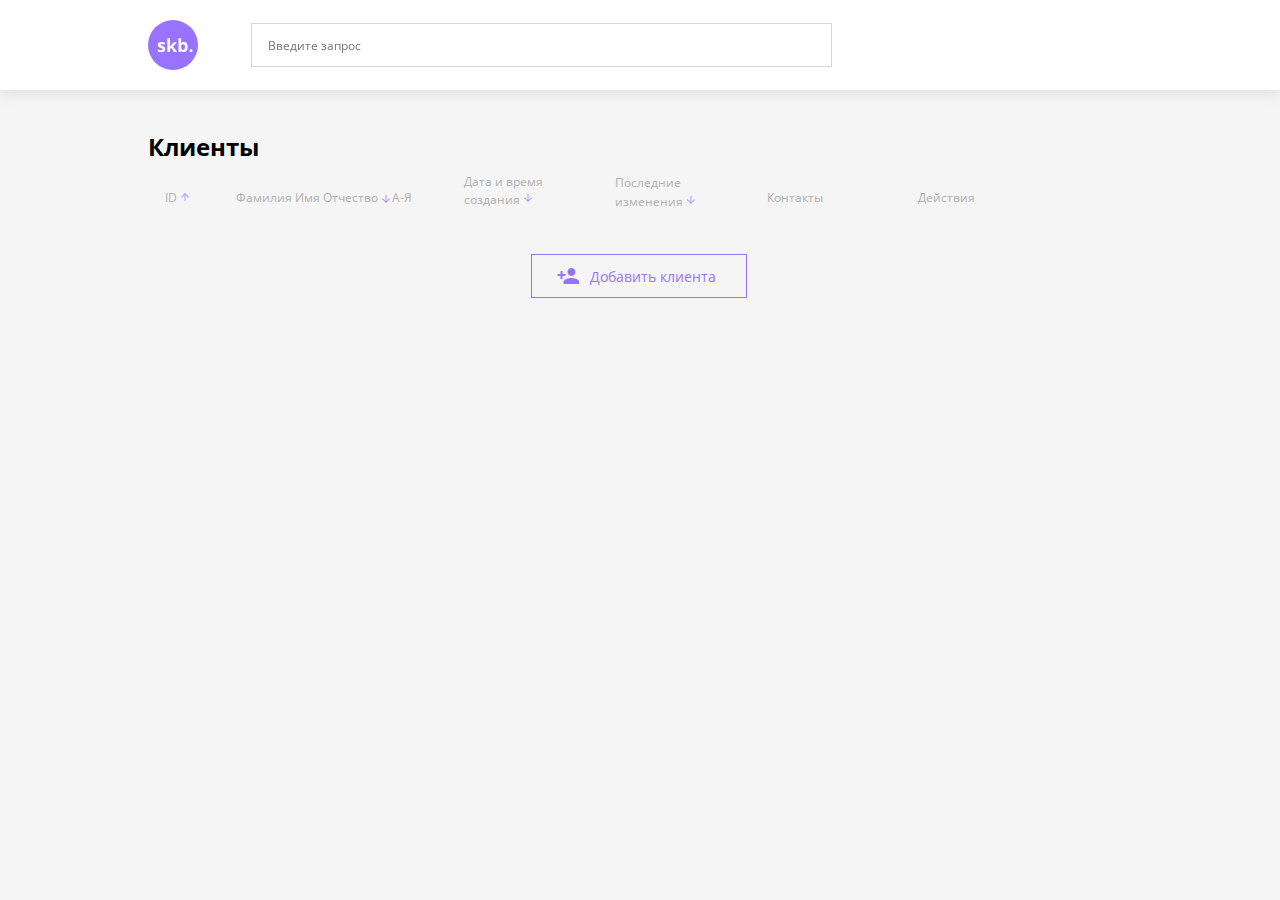
<file: project-js(CRM)/frontend/index.html>
<!DOCTYPE html>
<html lang="en">
<head>
  <meta charset="UTF-8">
  <meta name="viewport" content="width=device-width, initial-scale=1, minimum-scale=1, maximum-scale=1" />
  <title>CRM-system</title>
  <!-- <link rel="preload" href="/fonts/OpenSans-Bold.woff2" as="font" type="font/woff2" crossorigin>
  <link rel="preload" href="/fonts/OpenSans-BoldItalic.woff2" as="font" type="font/woff2" crossorigin>
  <link rel="preload" href="/fonts/OpenSans-ExtraBold.woff2" as="font" type="font/woff2" crossorigin>
  <link rel="preload" href="/fonts/OpenSans-ExtraBoldItalic.woff2" as="font" type="font/woff2" crossorigin>
  <link rel="preload" href="/fonts/OpenSans-Italic.woff2" as="font" type="font/woff2" crossorigin>
  <link rel="preload" href="/fonts/OpenSans-Light.woff2" as="font" type="font/woff2" crossorigin>
  <link rel="preload" href="/fonts/OpenSans-LightItalic.woff2" as="font" type="font/woff2" crossorigin>
  <link rel="preload" href="/fonts/OpenSans-Medium.woff2" as="font" type="font/woff2" crossorigin>
  <link rel="preload" href="/fonts/OpenSans-MediumItalic.woff2" as="font" type="font/woff2" crossorigin>
  <link rel="preload" href="/fonts/OpenSans-Regular.woff2" as="font" type="font/woff2" crossorigin>
  <link rel="preload" href="/fonts/OpenSans-SemiBold.woff2" as="font" type="font/woff2" crossorigin>
  <link rel="preload" href="/fonts/OpenSans-SemiBoldItalic.woff2" as="font" type="font/woff2" crossorigin> -->
  <link rel="stylesheet" href="https://cdn.jsdelivr.net/npm/swiper@11/swiper-bundle.min.css" />
  <link rel="stylesheet" href="css/normalize.css">
  <link rel="stylesheet" href="css/bootstrap-min.css">
  <link rel="stylesheet" href="css/choices.min.css">
  <link rel="stylesheet" href="css/header.css">
  <link rel="stylesheet" href="css/customers.css">
  <link rel="stylesheet" href="css/footer.css">
  <link rel="stylesheet" href="css/form.css">
  <link rel="stylesheet" href="css/style.css">
  <link rel="stylesheet" href="css/swiper-bundel.min.css">
  <script src="js/tippy.popper.min.js" defer></script>  
  <script src="js/swiper-bundle.min.js" defer></script>
  <script src="js/swiper.js" defer></script>
  <script src="js/tippy.min.js" defer></script>
  <script src="js/choices.min.js" defer></script>
  <script src="js/index.js" defer></script>
  <script src="js/bootstrap.min.js" defer></script>
  <script src="js/choices.js" defer></script>
</head>
<body>
    <div class="block"></div>
  <header class="header">
    <section class="header-section">
      <div class="container">
        <div class="header-main">
          <div class="header-left">
            <a href="#" class="header-logo">
              <picture>
                <source media="(min-width: 1024px)" srcset="img/header/Group112.svg">
                <img src="img/header/Group112.svg" alt="Логотип" class="header-logo__img">
            </picture>
            </a>
          </div>
          <div class="header-right">
            <input type="text" placeholder="Введите запрос" id="input-search" class="header-right__input">
          </div>
        </div>
      </div>
    </section>
  </header>
  <main>  
    <section class="customers">
      <div class="container">
        <div class="customers-main">
        </div>
          <div class="customers-top">
            <h2 class="customers-top__h2">Клиенты</h2>
          </div>
          <div class="block-add">
            <article class="form">
              <div class="form-container">
                <div class="form-main">
                  <div class="row-one">
                    <h2 class="form-h2__newcustomer">Новый клиент</h2>
                    <h2 class="form-h2__changecustomer close">Изменить данные</h2>
                    <div class="form-id__case close">
                      <span class="form-idtext">ID:</span>
                      <span class="form-idtext" id="form-id"></span>
                    </div>
                  </div>
                  <div class="row-two">
                    <span class="form-surname form-color">Фамилия*</span>
                    <input class="form-surname__input" type="text" id="surname-input">
                  </div>
                  <div class="row-three">
                    <span class="form-name form-color">Имя*</span>
                    <input class="form-name__input" type="text" id="name-input">
                  </div>
                  <div class="row-four">
                    <span class="form-middlename form-color">Отчество</span>
                    <input class="form-middlename__input" type="text" id="middlename-input">
                  </div>
                  <button id="form-delete" class="form-delete"></button>
                </div>
              </div>
              <section class="row-five">
                <div class="row-five__container" id="contact-container">
                  <div class="five-line lineOne" id="lineOne">
                    <div class="choice">
                      <select name="select" id="selectOne">        
                        <option value="Телефон">Телефон</option>
                        <option value="Email">Email</option>
                        <option value="Facebook">Facebook</option>
                        <option value="VK">VK</option>
                      </select>
                    </div>
                    <input class="five-line__input one" id="line-inputOne" placeholder="Введите данные контакта" type="text">
                    <button class="five-button" id="line-buttonOne"></button>
                  </div>
                  <div class="five-line lineTwo" id="lineTwo">
                    <div class="choice">
                      <select name="select" id="selectTwo">          
                        <option value="Телефон">Телефон</option>
                        <option value="Email">Email</option>
                        <option value="Facebook">Facebook</option>
                        <option value="VK">VK</option>
                      </select>
                    </div>
                    <input class="five-line__input two" id="line-inputTwo" placeholder="Введите данные контакта" type="text">
                    <button class="five-button" id="line-buttonTwo"></button>
                  </div>
                  <div class="five-line lineTree" id="lineTree">
                    <div class="choice">
                      <select name="select" id="selectTree">          
                        <option value="Телефон">Телефон</option>
                        <option value="Email">Email</option>
                        <option value="Facebook">Facebook</option>
                        <option value="VK">VK</option>
                      </select>
                    </div>
                    <input class="five-line__input tree" id="line-inputTree" placeholder="Введите данные контакта" type="text">
                    <button class="five-button" id="line-buttonTree"></button>
                  </div>
                  <div class="five-line lineFour" id="lineFour">
                    <div class="choice">
                      <select name="select" id="selectFour">          
                        <option value="Телефон">Телефон</option>
                        <option value="Email">Email</option>
                        <option value="Facebook">Facebook</option>
                        <option value="VK">VK</option>
                      </select>
                    </div>
                    <input class="five-line__input four" id="line-inputFour" placeholder="Введите данные контакта" type="text">
                    <button class="five-button" id="line-buttonFour"></button>
                  </div>
                  <div class="five-line lineFive" id="lineFive">
                    <div class="choice">
                      <select name="select" id="selectFive">          
                        <option value="Телефон">Телефон</option>
                        <option value="Email">Email</option>
                        <option value="Facebook">Facebook</option>
                        <option value="VK">VK</option>
                      </select>
                    </div>
                    <input class="five-line__input five" id="line-inputFive" placeholder="Введите данные контакта" type="text">
                    <button class="five-button" id="line-buttonFive"></button>
                  </div>
                  <div class="five-line lineSix" id="lineSix">
                    <div class="choice">
                      <select name="select" id="selectSix">          
                        <option value="Телефон">Телефон</option>
                        <option value="Email">Email</option>
                        <option value="Facebook">Facebook</option>
                        <option value="VK">VK</option>
                      </select>
                    </div>
                    <input class="five-line__input six" id="line-inputSix" placeholder="Введите данные контакта" type="text">
                    <button class="five-button" id="line-buttonSix"></button>
                  </div>
                  <div class="five-line lineSeven" id="lineSeven">
                    <div class="choice">
                      <select name="select" id="selectSeven">          
                        <option value="Телефон">Телефон</option>
                        <option value="Email">Email</option>
                        <option value="Facebook">Facebook</option>
                        <option value="VK">VK</option>
                      </select>
                    </div>
                    <input class="five-line__input seven" id="line-inputSeven" placeholder="Введите данные контакта" type="text">
                    <button class="five-button" id="line-buttonSeven"></button>
                  </div>
                  <div class="five-line lineEight" id="lineEight">
                    <div class="choice">
                      <select name="select" id="selectEight">          
                        <option value="Телефон">Телефон</option>
                        <option value="Email">Email</option>
                        <option value="Facebook">Facebook</option>
                        <option value="VK">VK</option>
                      </select>
                    </div>
                    <input class="five-line__input eight" id="line-inputEight" placeholder="Введите данные контакта" type="text">
                    <button class="five-button" id="line-buttonEight"></button>
                  </div>
                  <div class="five-line lineNine" id="lineNine">
                    <div class="choice">
                      <select name="select" id="selectNine">          
                        <option value="Телефон">Телефон</option>
                        <option value="Email">Email</option>
                        <option value="Facebook">Facebook</option>
                        <option value="VK">VK</option>
                      </select>
                    </div>
                    <input class="five-line__input nine" id="line-inputNine" placeholder="Введите данные контакта" type="text">
                    <button class="five-button" id="line-buttonNine"></button>
                  </div>
                  <div class="five-line lineTen" id="lineTen">
                    <div class="choice">
                      <select name="select" id="selectTen">          
                        <option value="Телефон">Телефон</option>
                        <option value="Email">Email</option>
                        <option value="Facebook">Facebook</option>
                        <option value="VK">VK</option>
                      </select>
                    </div>
                    <input class="five-line__input ten" id="line-inputTen" placeholder="Введите данные контакта" type="text">
                    <button class="five-button" id="line-buttonTen"></button>
                  </div>
                    <button class="form-button form-button__text" id="add-contact">
                      Добавить контакт
                    </button>
                </div>
              </section>
              <div class="validation-messedge" id="validation-messedge">
                <p class="messedge-id" id="messedge-id"></p>
              </div>
                  <div class="row-six">
                    <form id="form-info" class="form-btn" action="">
                      <button id="button-save" class="form__button-save">Сохранить</button>
                      <button id="btn-save__change" class="form__btn-change close">Сохранить</button>
                      <button id="btn-cancel__change" class="form__btn-cancel close">Удалить клиента</button>
                    <button href="#" id="btn-cancellation" class="form__link-cancel close">Отмена</button>
                    </form>
                  </div>
            </article>
            <article class="form-cancel">
              <div class="form-delete__container">
                <h2 class="form-h2__changecustomer form-delete__title">Удалить клиента</h2>
                <p class="form-text__cancel">Вы действительно хотите удалить данного клиента?</p>
                <button id="form__btn-delete" class="form__btn-delete">Удалить</button>
                <button id="form__buttom-delete" class="form__buttom-delete close">Удалить</button>
                <button class="form__btn-cancellation">Отмена</button>
                <button id="form-delete__two" class="form-delete"></button>
              </div>   
            </article>
          </div>
            <div class="table-overflow">
              <div class="customers-table">
                            <div class="row first-row">
                              <div class="col col-lg-1 col-md-1 ms-lg-0 ps-lg-2 ms-md-0 ps-md-1 customers-col__up-id align-self-center text-center">
                                <span class="customers-header__text customers-header__id-text is-active" id="doc-id">ID</span>
                                <div class="numbers-container">
                                  <div class="numbers">
                                  <span class="numbers_one">1</span>
                                  <span class="numbers_two">2</span>
                                  <span class="numbers_tree">3</span>
                                  <span class="numbers_four">4</span>
                                </div>
                                </div>
                                
                              </div>
                              <div class="col col-lg-3 col-md-4 ms-lg-0 ps-lg-3 ms-md-1 ps-md-3 customers-col__up-fio align-self-center"><span class="customers-header__text customers-header__fio-text" id="doc-fio">Фамилия Имя Отчество<span class="customers-header__fio-icon">А-Я</span></span></div>
                              <div class="col col-lg-2 col-md-1 ms-lg-2 ps-lg-2 ms-md-0 ps-md-1 pe-md-0 customers-col__up-data align-self-center"><span class="customers-header__text customers-header__data-text" id="doc-data">Дата и время создания</span></div>
                              <div class="col col-lg-2 col-md-1 ms-lg-3 ps-lg-2 ms-md-0 ps-md-0 pe-md-0 customers-col__up-lastchange align-self-center"><span class="customers-header__text customers-header__change-text" id="doc-lastchange">Последние изменения</span></div>
                              <div class="col col-lg-2 col-md-3 ms-lg-1 ps-lg-2 ms-md-0 ps-md-2 customers-col__up-contacts align-self-center"><span class="customers-header__text">Контакты</span></div>
                              <div class="col col-lg-2 col-md-2 ms-lg-3 ps-lg-2 ms-md-0 ps-md-2 customers-col__up-actions align-self-center"><span class="customers-header__text">Действия</span></div>
                            </div>
                            <div id="customer-table" class="customers-table__body">     
                            </div>
                        </div>
              </div>
            </div>
          <div class="footer">
            <div class="footer-main">
                    <button class="footer-button" id="add-customer"><span class="footer-button__text">Добавить клиента</span></button>
                  </div>
          </div>
    </section>
  </main>
</body>
</html>
</file>
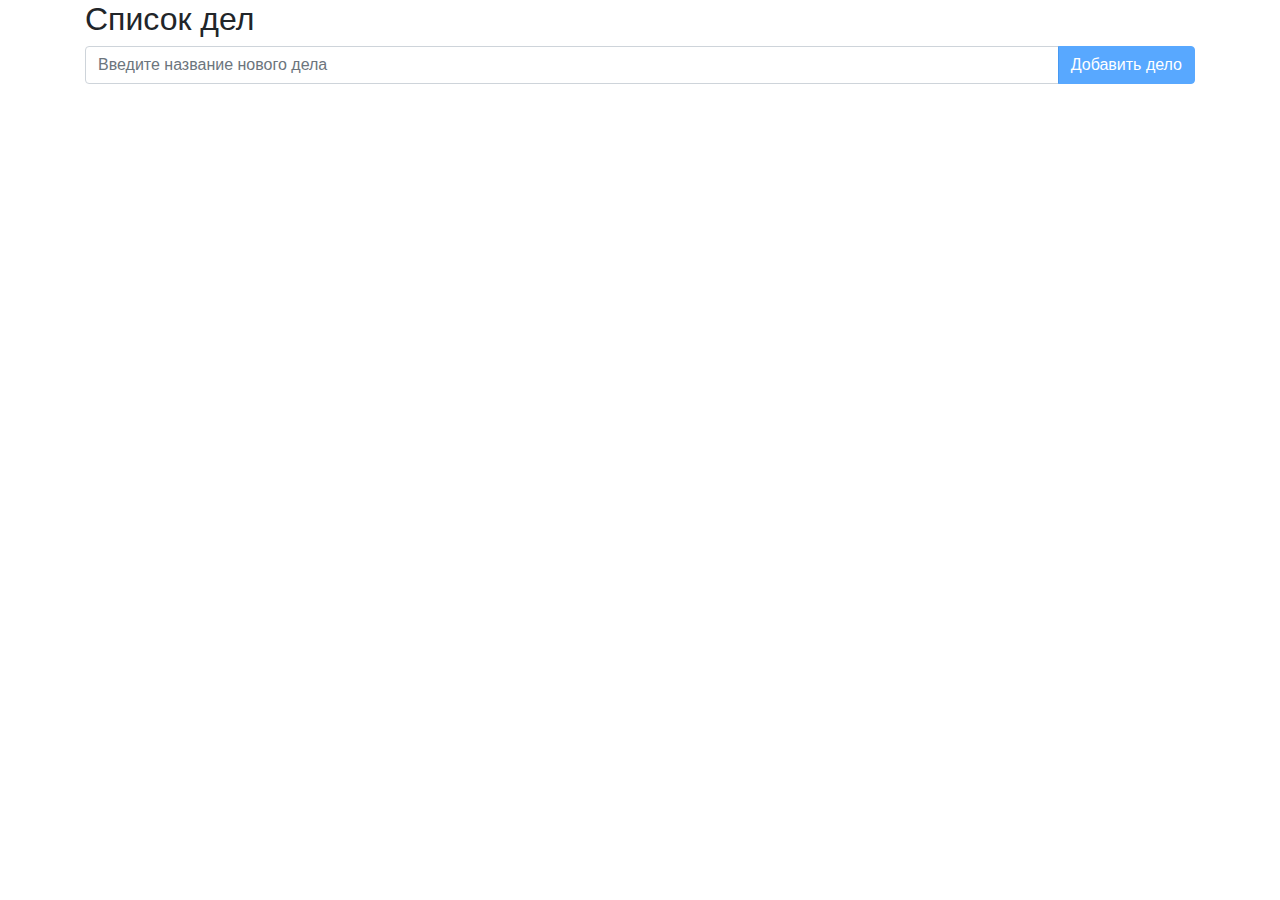
<file: todo_list/frontend-todolist/index.html>
<!DOCTYPE html>
<html lang="en">
<head>
  <meta charset="UTF-8">
  <meta http-equiv="X-UA-Compatible" content="IE=edge">
  <meta name="viewport" content="width=device-width, initial-scale=1.0">
  <link rel="stylesheet" href="bootstrap.css">
  <title>TODO</title>
</head>
<body>
  <div id="todo-app" class="container"></div>
  <script defer src="./index.js"></script>
  <script>
    async function todoServer() {
      const response = await fetch('http://localhost:3000/api/todos');
      const data = await response.json();
      console.log(data)
    }
    todoServer()

    async function createObject() {
      const response = await fetch('http://localhost:3000/api/todos', {
          method: 'POST',
          headers: { 'Content-Type': 'application/json' },
          body: JSON.stringify({
            name: 'Сходить за хлебом',
            owner: 'Dimber'
          })
        });
        const data = await response.json();
        console.log(data);
    }
    createObject()

    async function opObject() {
      const response = await fetch('http://localhost:3000/api/todos', {
          method: 'POST',
          headers: { 'Content-Type': 'application/json' },
          body: JSON.stringify({
            name: 'Go to sleep',
            owner: 'Dimber'
          })
        });
        const data = await response.json();
        console.log(data);
    }
    
  </script>
</body>
</html>
</file>
<file: site_2/css/style.css>
@font-face {
  font-family: "Roboto";
  src: url('../fonts/roboto-medium-webfont.woff2') format('woff2'),
       url('../fonts/roboto-medium-webfont.woff') format('woff');
  font-weight: 500;
  font-style: normal;
}
@font-face {
  font-family: "Roboto";
  src: url('../fonts/roboto-light-webfont.woff2') format('woff2'),
       url('../fonts/roboto-light-webfont.woff') format('woff');
  font-weight: 300;
  font-style: normal;
}
@font-face {
  font-family: "Roboto";
  src: url('../fonts/roboto-bold-webfont.woff2') format('woff2'),
       url('../fonts/roboto-bold-webfont.woff') format('woff');
  font-weight: 800;
  font-style: normal;
}
@font-face {
  font-family: "Roboto";
  src: url('../fonts/roboto-regular-webfont.woff2') format('woff2'),
       url('../fonts/roboto-regular-webfont.woff') format('woff');
  font-weight: 400;
  font-style: normal;
}

body {
  font-family: "Roboto", sans-serif;
}

* {
  box-sizing: border-box;
}

a {
  color: inherit;
  text-decoration: none;
}

ul {
  list-style: none;
  padding: 0;
  margin: 0;
}

.container {
  max-width: 1110px;
  margin-left: auto;
  margin-right: auto;
  padding: 0;
}

@media (max-width: 1440px) {
  .container {
    max-width: 1110px;
  }
}

@media (max-width: 768px) {
  .container {
    max-width: 690px;
  }
}

@media (max-width: 576px) {
  .container {
    max-width: 510px;
  }
}

@media (max-width: 320px) {
  .container {
    max-width: 290px;
  }
}
</file>
<file: site_2/css/hero.css>
.hero {
  background: #212133;
}

.hero-container {
  display: flex;
  min-height: 620px;
}

.hero-div {
  display: flex;
  flex-direction: column;
  padding-top: 130px;
}

.hero-h1 {
  margin: 0;
  font-size: 60px;
  line-height: 60px;
  color: white;
}

.hero-p {
  color: white;
  margin-top: 30px;
  margin-bottom: 0;
  font-size: 18px;
  line-height: 27px;
  max-width: 444px;
}

.hero-button {
  color: white;
  margin-top: 62px;
  width: 270px;
  height: 69px;
  padding-left: 4px;
  background: #3F2AFF;
  border-radius: 20px;
  border-color: #3F2AFF;
  font-size: 18px;
  cursor: pointer;
}

.hero-img-one {
  transform: translateX(-92px) translateY(-4px);
  position: absolute;
  padding-bottom: 177px;
  padding-top: 31px;
}

.hero-img-one-two {
  display: none;
}

.hero-img-two-two {
  display: none;
}

.hero-img-div {
  margin-top: 15px;
  margin-left: auto;
}

@media (max-width: 1439px) {
  .hero {
    padding-left: 39px;
    padding-right: 39px;
  }
  .hero-h1 {
    font-size: 50px;
    line-height: 50px;
    max-width: 385px;
  }
  .hero-p {
    font-size: 18px;
    line-height: 27px;
    max-width: 345px;
    margin-top: 15px;
  }
  .hero-img-div {
    margin-top: 125px;
  }
  .hero-img-one {
    transform: translateX(-18px) translateY(-39px);
  }
}
@media (max-width: 767px) {
  .hero {
    padding-left: 33px;
    padding-right: 33px;
  }
  .hero-img-div {
    display: none;
  }
  .hero-h1 {
    max-width: 385px;
  }
  .hero-div {
    padding-top: 75px;
  }
  .hero-p {
    margin-top: 17px;
  }
  .hero-button {
    margin-top: 64px;
  }
  .hero-container {
    min-height: 568px;
  }
}
@media (max-width: 575px) {
  .hero {
    padding-left: 15px;
    padding-right: 15px;
  }
  .hero-img-div {
    display: none;
  }
  .hero-h1 {
    font-size: 30px;
    line-height: 30px;
    max-width: 226px;
  }
  .hero-p {
    font-size: 16px;
    line-height: 20.8px;
    margin-top: 5px;
    max-width: 345px;
  }
  .hero-div {
    padding-top: 49px;
  }
  .hero-button {
    width: 213px;
    height: 60px;
    font-size: 16px;
    margin-top: 46px;
  }
  .hero-container {
    min-height: 353px;
  }
}
</file>
<file: site_2/css/header.css>
.container-fluid {
  background: #3F2AFF;
  min-height: 80px;
  padding-left: 0;
  padding-right: 0;
}

.header-navigation {
  display: flex;
}

.header-link {
  color: #FFFFFF;
}

.header-link:not(:last-child) {
  margin-right: 56px;
}

.header-nav {
  max-width: 470px;
  align-items: center;
  display: flex;
}

.header-container {
  display: flex;
  align-items: center;
  min-height: 80px;
  margin-left: auto;
  margin-right: auto;
}

.header-logo {
  width: 95px;
  height: 21px;
  margin-right: auto;
}

.header-button {
  background: #3F2AFF;
  color: #FFFFFF;
  border-color: #3F2AFF;
  border: 0;
  cursor: pointer;
  margin: 0;
  padding: 0;
  font-size: 18px;
}

.header-img-two {
  display: none;
}

.header-menu-burger {
  display: none;
}

@media (max-width: 1440px) {
  .header-container {
    max-width: 1188px;
    flex-direction: row;
    padding-left: 39px;
    padding-right: 39px;
  }
  .header-link:not(:last-child) {
    margin-right: 57px;
  }
  .header-nav {
    max-width: 473px;
  }
}

@media (max-width: 767px) {
  .header-container {
    max-width: 690px;
    min-height: 133px;
    flex-direction: column;
  }
  .header-logo {
    margin-left: auto;
    margin-right: auto;
    margin-top: 30px;
    margin-bottom: 30px;
  }
}

@media (max-width: 575px) {
  .header-container {
    max-width: 510px;
    flex-direction: row;
    min-height: 80px;
    padding-left: 15px;
    padding-right: 15px;
  }
  .header-nav {
    display: none;
  }
  .header-logo {
    margin-left: 0;
    margin-top: 32px;
    margin-bottom: 27px;
  }
  .header-menu-burger {
    display: block;
    margin-right: 0;
    margin-left: auto;
  }
  .header-menu-button {
    background-image: url(../img/List.png);
    background-repeat: no-repeat;
    background-color: #3F2AFF;
    border: #3F2AFF;
    width: 30px;
    height: 30px;
  }
  .header-img-one {
    display: none;
  }
  .header-img-two {
    display: block;
  }
}
</file>
<file: site_2/css/advantages.css>
.row {
  max-width: 1110px;
  margin-left: auto;
  margin-right: auto;
  padding: 0;
}

.row-div-one {
  padding: 0;
}

.advantages {
  min-height: 456px;
}

.advantages-div {
  padding-top: 80px;
  margin-bottom: 80px;
}

.advantages-row {
  min-height: 296px;
  max-width: 1110px;
}

.advantages-img {
  padding: 0;
  background-image: url(../img/Vectary.png);
  background-repeat: no-repeat;
  width: 160px;
  height: 142px;
}

.advantages-h2 {
  font-size: 40px;
  line-height: 40px;
  max-width: 380px;
  margin: 0;
}

.advantages-p {
  font-size: 16px;
  line-height: 24px;
  max-width: 585px;
  margin-top: 18px;
  margin-bottom: 0;
}

.advantages-one {
  max-width: 350px;
  min-height: 80px;
  padding: 0;
  position: relative;
  display: flex;
}

.advantages-two {
  max-width: 350px;
  min-height: 80px;
  padding: 0;
  position: relative;
  display: flex;
}

.advantages-three {
  max-width: 350px;
  min-height: 80px;
  padding: 0;
  position: relative;
  display: flex;
}

.advantages-one-img {
  width: 80px;
  height: 80px;
}

.advantages-two-img {
  width: 80px;
  height: 80px;
}

.advantages-three-img {
  width: 80px;
  height: 80px;
}

.advantages-col-p {
  max-width: 240px;
  color: #666666;
  line-height: 19.2px;
  font-size: 16px;
  margin-left: auto;
  margin-top: 10px;
}

.row-card {
  display: flex;
  justify-content: space-between;
}

.advantages-row-div {
  margin-bottom: 23px;
}

.row-div-one {
  margin-top: 24px;
}

.row-div-two {
  padding-left: 6px;
}

@media (max-width: 1439px) {
  .advantages {
    padding-left: 39px;
    padding-right: 39px;
  }
  .advantages-col-p {
    margin-left: 0;
    max-width: 210px;
    margin-top: 7px;
  }
  .advantages-one {
    flex-direction: column;
    max-width: 215px;
    padding-left: 15px;
  }
  .advantages-two {
    flex-direction: column;
    max-width: 215px;
    padding-left: 15px;
  }
  .advantages-three {
    flex-direction: column;
    max-width: 211px;
    padding-left: 13px;
  }
  .advantages-img {
    background-image: url(../img/Vectary2.png);
    width: 211px;
    height: 187px;
    margin-left: 15px;
    margin-top: 3px;
  }
  .row-div-two {
    padding-left: 24px;
    max-width: 460px;
    padding-right: 11px;
    margin-left: 50px;
  }
  .advantages-h2 {
    margin-top: 3px;
  }
  .advantages-div {
    margin-bottom: 57px;
  }
}
@media (max-width: 1200px) {
  .row-div-two {
    margin-left: 0;
  }
}

@media (max-width: 767px) {
  .advantages {
    padding-left: 33px;
    padding-right: 33px;
  }
  .advantages-col-p {
    margin-left: 0;
  }
  .advantages-h2 {
    margin-top: 0;
    max-width: 330px;
  }
  .advantages-one {
    flex-direction: column;
    max-width: 150px;
    padding-left: 0;
  }
  .advantages-two {
    flex-direction: column;
    max-width: 150px;
    padding-left: 0;
  }
  .advantages-three {
    flex-direction: column;
    max-width: 150px;
    padding-left: 0;
  }
  .advantages-img {
    background-image: url(../img/Vectary3.png);
    width: 150px;
    height: 134px;
    margin: 0;
  }
  .advantages-div {
    padding-top: 79px;
    margin-bottom: 40px;
  }
  .row-div-one {
    margin-top: 0;
  }
  .row-div-two {
    padding-left: 10px;
  }
}

@media (max-width: 575px) {
  .advantages {
    padding-left: 15px;
    padding-right: 15px;
  }
  .advantages-col-p {
    margin-left: 30px;
    max-width: 179px;
    margin-top: 2px;
    margin-bottom: 31px;
  }
  .advantages-one {
    max-width: 510px;
    flex-direction: row;
  }
  .advantages-two {
    max-width: 510px;
    flex-direction: row;
  }
  .advantages-three {
    max-width: 510px;
    flex-direction: row;
  }
  .row-div-one {
    display: none;
  }
  .row-div-two {
    padding: 0;
  }
  .advantages-h2 {
    font-size: 20px;
    line-height: 26px;
    max-width: 250px;
  }
  .advantages-div {
    padding-top: 50px;
    margin-bottom: 21px;
  }
  .advantages-p {
    margin-top: 2px;
  }
}
</file>
<file: site_2/css/teachers.css>
.teachers {
  background: #212133;
}

.teachers-div {
  min-height: 576px;
}

.teachers-h2 {
  color: #FFFFFF;
  padding-top: 70px;
  margin-top: 0;
  font-size: 40px;
  margin-bottom: 23px;
}

.teachers-h3 {
  color: #FFFFFF;
  font-size: 18px;
  margin-top: 30px;
  max-width: 254px;
  margin-bottom: 10px;
}

.teachers-p {
  color: #85859B;
  font-size: 16px;
  line-height: 24px;
  margin-top: 0;
  max-width: 254px;
}

.teachers-img {
  border-radius: 20px 20px 0px 0px;
}


@media (max-width: 1199px) {
  .teachers {
    padding-left: 39px;
    padding-right: 39px;
    min-height: 892px;
  }
  .teachers-p {
    max-width: 330px;
  }
  .teachers-h2 {
    margin-bottom: 21px;
  }
  .teacher-article {
    margin-top: 8px;
    max-width: 330px;
  }
}

@media (max-width: 767px) {
  .teachers {
    padding-left: 33px;
    padding-right: 33px;
    min-height: 940px;
  }
  .teachers-p {
    max-width: 240px;
  }
}

@media (max-width: 575px) {
  .teachers {
    padding-left: 15px;
    padding-right: 15px;
    min-height: 1550px;
  }
  .teachers-p {
    max-width: 289px;
  }
  .teachers-h2 {
    font-size: 20px;
    padding-top: 45px;
    margin-bottom: 25px;
  }
  .col-mobile {
    margin-bottom: 9px;
  }
}
</file>
<file: site_2/css/courses.css>
.courses {
  min-height: 1138px;
  margin-top: 70px;
}

.courses-card {
  width: 540px;
  height: 480px;
  background: #EDF0F9;
  border-radius: 20px 20px 20px 20px;
  position: relative;
  margin-bottom: 30px;
}

.courses-h2 {
  color: #212133;
  font-size: 40px;
  margin-top: 0;
  margin-bottom: 22px;
}

.courses-h3 {
  margin-top: 33px;
  margin-left: 30px;
  font-size: 18px;
  margin-bottom: 11px;
}

.courses-p {
  margin-left: 30px;
  margin-top: 11px;
  margin-bottom: 0;
  max-width: 480px;
  line-height: 24px;
  font-size: 16px;
}

.courses-button {
  width: 202px;
  height: 60px;
  background: #3F2AFF;
  border-radius: 20px;
  color: #FFFFFF;
  border-color: #3F2AFF;
  cursor: pointer;
  position: absolute;
  left: 29.14px;
  top: auto;
  bottom: 30px;
}

.courses-img-one {
  width: 539px;
  height: 180px;
  background-image: url(../img/6.jpg);
  background-repeat: no-repeat;
  background-size: cover;
}

.courses-img-two {
  width: 539px;
  height: 180px;
  background-image: url(../img/11.jpg);
  background-repeat: no-repeat;
  background-size: cover;
}

.courses-img-three {
  width: 539px;
  height: 180px;
  background-image: url(../img/001.jpg);
  background-repeat: no-repeat;
  background-size: cover;
}

.courses-img-foor {
  width: 539px;
  height: 180px;
  background-image: url(../img/002.jpg);
  background-repeat: no-repeat;
  background-size: cover;
}


@media (max-width: 1439px) {
  .courses {
    padding-left: 39px;
    padding-right: 39px;
    margin-bottom: 49px;
  }

  .courses-card {
    width: 330px;
    height: 556px;
  }

  .courses-img-one {
    width: 330px;
    height: 180px;
    background-image: url(../img/61.jpg);
    background-repeat: no-repeat;
    background-size: cover;
  }

  .courses-img-two {
    width: 330px;
    height: 180px;
    background-image: url(../img/111.jpg);
    background-repeat: no-repeat;
    background-size: cover;
  }

  .courses-img-three {
    width: 330px;
    height: 180px;
    background-image: url(../img/0011.jpg);
    background-repeat: no-repeat;
    background-size: cover;
  }

  .courses-img-foor {
    width: 330px;
    height: 180px;
    background-image: url(../img/0021.jpg);
    background-repeat: no-repeat;
    background-size: cover;
  }
  .courses-p {
    max-width: 276px;
  }
  .courses-p-two {
    max-width: 284px;
  }
  .courses-button {
    width: 195px;
    height: 60px;
    bottom: 31px;
  }
}

@media (max-width: 767px) {
  .courses {
    padding-left: 33px;
    padding-right: 33px;
  }
  .courses-card {
    width: 240px;
    height: 653px;
  }
  .courses-p {
    max-width: 180px;
    margin-top: 0;
  }
  .courses-p-two {
    margin-top: 11px;
  }
  .courses-img-one {
    width: 240px;
    height: 180px;
    background-image: url(../img/6-1.jpg);
    background-repeat: no-repeat;
    background-size: cover;
  }

  .courses-img-two {
    width: 240px;
    height: 180px;
    background-image: url(../img/11-1.jpg);
    background-repeat: no-repeat;
    background-size: cover;
  }

  .courses-img-three {
    width: 240px;
    height: 180px;
    background-image: url(../img/001-1.jpg);
    background-repeat: no-repeat;
    background-size: cover;
  }

  .courses-img-foor {
    width: 240px;
    height: 180px;
    background-image: url(../img/002-1.jpg);
    background-repeat: no-repeat;
    background-size: cover;
  }
  .courses-button {
    width: 180px;
    height: 60px;
  }
  .courses-h3 {
    max-width: 194px;
    line-height: 23.4px;
    margin-top: 30px;
    margin-bottom: 8px;
  }
  .courses-h3-two {
    max-width: 168px;
  }
}

@media (max-width: 575px) {
  .courses {
    padding-left: 15px;
    padding-right: 15px;
    margin-bottom: 20px;
    margin-top: 44px;
  }
  .courses-card {
    width: 290px;
    height: 653px;
  }
  .courses-img-one {
    width: 290px;
    height: 180px;
    background-image: url(../img/6-2.jpg);
    background-repeat: no-repeat;
    background-size: cover;
  }

  .courses-img-two {
    width: 290px;
    height: 180px;
    background-image: url(../img/11-2.jpg);
    background-repeat: no-repeat;
    background-size: cover;
  }

  .courses-img-three {
    width: 290px;
    height: 180px;
    background-image: url(../img/001-2.jpg);
    background-repeat: no-repeat;
    background-size: cover;
  }

  .courses-img-foor {
    width: 290px;
    height: 180px;
    background-image: url(../img/002-2.jpg);
    background-repeat: no-repeat;
    background-size: cover;
  }
  .courses-button {
    width: 195px;
    height: 60px;
    bottom: 29px;
  }
  .courses-h2 {
    font-size: 20px;
    margin-bottom: 25px;
  }
  .courses-p {
    max-width: 230px;
  }
  .courses-h3 {
    margin-top: 31px;
  }
}
</file>
<file: site_2/css/footer.css>
.contacts {
  min-height: 98px;
}

.contacts-one {
  min-height: 80px;
  background: #2E2B44;
}

.contacts-ul {
  margin-left: auto;
  margin-right: auto;
  display: flex;
}

.contacts-li:not(:last-child) {
  margin-right: 30px;
}

.contacts-one-ul {
  margin-left: auto;
  margin-right: auto;
  max-width: 188px;
  padding-top: 28px;
}

.contacts-one-div {
  min-height: 80px;
}

.logo {
  min-height: 18px;
}

.container-logo {
  margin-left: auto;
  margin-right: auto;
  max-width: 180px;
}

.logo-p {
  max-width: 135px;
  margin: 0;
  padding-top: 3px;
  margin-left: 37px;
  font-size: 13px;
}
</file>
<file: site_3/css/style.css>
@font-face {
  font-family: 'Muller';
  src: url('../fonts/MullerMedium.woff2') format('woff2'),
    url('../fonts/MullerMedium.woff') format('woff');
  font-display: swap;
  font-weight: 700;
  font-style: normal;
}
@font-face {
  font-family: 'Muller';
  src: url('../fonts/MullerLight.woff2') format('woff2'),
    url('../fonts/MullerLight.woff') format('woff');
  font-display: swap;
  font-weight: 200;
  font-style: italic;
}
@font-face {
  font-family: 'Muller';
  src: url('../fonts/MullerBold.woff2') format('woff2'),
    url('../fonts/MullerBold.woff') format('woff');
  font-display: swap;
  font-weight: 600;
  font-style: normal;
}
@font-face {
  font-family: 'Muller';
  src: url('../fonts/MullerRegular.woff2') format('woff2'),
    url('../fonts/MullerRegular.woff') format('woff');
  font-display: swap;
  font-weight: 200;
  font-style: normal;
}
* {
  box-sizing: border-box;
}
body {
  background-color: #f1f1f1;
  margin: 0;
  font-family: 'Muller', sans-serif;
  font-weight: 100;
  font-size: 15px;
}
a {
  color: inherit;
  text-decoration: none;
}
.visually-hidden {
  position: absolute;
  clip: rect(0 0 0 0);
  width: 1px;
  height: 1px;
  margin: -1px;
}
ul {
  list-style: none;
  padding: 0;
  margin: 0;
}
.container {
  width: 1170px;
  margin-left: auto;
  margin-right: auto;
}
:root {
  --white-color: #ffffff;
  --orange-color: #c49c4d;
  --black-color: #000000;
  --whitetwo-color: #f1f1f1;
  --grey-color: #adadad;

}
</file>
<file: site_3/css/header.css>
/* Header */

.header {
  height: 156px;
}
.header-container-partone {
  display: flex;
  margin-bottom: 32px;
  margin-top: 32px;
  height: 54px;
  width: 1170px;
  margin-left: auto;
  margin-right: auto;
}
.header-container-parttwo {
  display: flex;
  height: 70px;
  background-color: var(--white-color);
  border-radius: 10px;
  width: 1170px;
  margin-left: auto;
  margin-right: auto;
}
.header-ul {
  padding: 0;
  display: flex;
  margin-left: 20px;
}

.header-list-number {
  margin-right: auto;
  margin-bottom: auto;
  margin-top: auto;
  margin-left: 26px;
  color: #666666;
  font-size: 19px;
  transition-property: color;
  transition-duration: 0.7s;
  transition-timing-function: linear;
  font-weight: 600;
}

.header-list-number:hover {
  color: var(--orange-color);
}

.header-login {
  color: var(--orange-color);
  width: 145px;
  margin-bottom: auto;
  margin-top: auto;
  background-image: url('../img/keyboard_tab.png');
  background-repeat: no-repeat;
  text-align: right;
  transition-property: color;
  transition-duration: 0.7s;
  transition-timing-function: linear;
  font-weight: 300;
}
.header-login:hover {
  color: var(--black-color);
}
.header-ul-list {
  margin-right: auto;
  margin-top: auto;
  margin-bottom: auto;
  display: flex;
}
.header-nav-item {
  margin-right: 48px;
  color: #4e4e4e;
  font-size: 14px;
  transition-property: color;
  transition-duration: 0.7s;
  transition-timing-function: linear;
}
.header-nav-item:hover {
  color: var(--orange-color);
}
.header-form {
  align-items: flex-end;
}
.header-art {
  margin-top: auto;
  margin-bottom: auto;
}
.header-art-btn {
  background-image: url('../img/search.png');
  width: 22px;
  height: 22px;
  border: 0;
  margin-top: auto;
  margin-bottom: auto;
  background-color: var(--white-color);
  margin-right: 44px;
  transform: translateY(5px);
  cursor: pointer;
}
.header-art-btn:hover {
  box-shadow: 0px 0px 10px #c49c4d;
}
.search {
  border: 0;
  margin-top: auto;
  margin-bottom: 10px;
  font-weight: 500;
  color: #bebebe;
  font-size: 13px;
}
</file>
<file: site_3/css/quick-booking.css>
.container-section-quick-booking {
  display: flex;
  width: 1170px;
  margin-left: auto;
  margin-right: auto;
}
.section-h2 {
  font-size: 30px;
  margin-left: 33px;
  color: #333333;
  font-weight: 500;
}
.section-one-container {
  height: 625px;
  width: 518px;
  margin-right: auto;
  display: flex;
  flex-wrap: wrap;
}
.section-search {
  border-radius: 7px;
  border: 0;
  width: 518px;
  height: 72px;
  padding-left: 20px;
  color: #c2c2c2;
  font-weight: 500;
  margin-bottom: 24px;
}
.section-ul-item {
  margin-bottom: 24px;
  height: 70px;
  width: 518px;
}
.btn-quick-booling {
  background-color: var(--orange-color);
  color: var(--white-color);
  height: 60px;
  width: 132px;
  border: 0;
  border-radius: 10px;
  font-weight: 500;
  transition-property: color, background-color;
  transition-duration: 0.7s;
  transition-timing-function: ease;
  cursor: pointer;
}
.btn-quick-booling:hover {
  background-color: var(--black-color);
  color: var(--orange-color);
}
.section-text-one {
  color: var(--orange-color);
  margin-left: 29px;
  font-size: 16px;
  margin-top: 20px;
  font-weight: 500;
}
.section-text-two {
  color: #a5a5a5;
  margin-top: 20px;
  font-weight: 500;
  margin-left: 5px;
}
.quick-form {
  height: 625px;
  width: 518px;
}
</file>
<file: site_3/css/special-offer.css>
.section-two-container {
  height: 625px;
  width: 595px;
}
.section-two-card {
  background-image: url('../img/22.png');
  width: 595px;
  height: 540px;
}
.section-h3-card {
  color: var(--white-color);
  font-size: 62px;
  margin-left: 42px;
  margin-top: 0;
  margin-bottom: 0;
  padding-top: 260px;
  max-width: 340px;
}
.section-p-card {
  color: #898583;
  font-size: 32px;
  font-weight: normal;
  margin-top: 0px;
  margin-left: 42px;
  margin-right: 0;
  margin-bottom: 0;
  width: 325px;
  font-weight: 500;
}
.section-p {
  color: #f0bf5f;
  background-image: url('../img/стрелочка.png');
  background-repeat: no-repeat;
  width: 150px;
  font-size: 14px;
  background-position: right;
  margin-left: 50px;
  padding-right: 15px;
  margin-top: auto;
  margin-bottom: auto;
  transition-property: color;
  transition-duration: 0.7s;
  transition-timing-function: linear;
}

.section-p:hover {
  color: var(--white-color);
}
</file>
<file: site_3/css/about-us.css>
.about-us {
  margin-top: 70px;
  width: 1170px;
  margin-left: auto;
  margin-right: auto;
}
.about-us-container {
  width: 890px;
  height: 236px;
}
.section-text {
  margin-left: 34px;
  line-height: 2;
  font-weight: 500;
  color: #797979;
}
</file>
<file: site_3/css/services.css>
/*services*/

.services {
  width: 1170px;
  margin-left: auto;
  margin-right: auto;
}
.services-item-one {
  width: 572px;
  height: 326px;
  border-radius: 10px;
  background-color: var(--white-color);
  margin-bottom: 23px;
  background-image: url('../img/10.png');
  background-repeat: no-repeat;
}
.services-item-two {
  width: 572px;
  height: 326px;
  border-radius: 10px;
  background-color: var(--white-color);
  margin-bottom: 23px;
  background-image: url('../img/15.png');
  background-repeat: no-repeat;
}
.services-item-three {
  width: 572px;
  height: 326px;
  border-radius: 10px;
  background-color: var(--white-color);
  margin-bottom: 23px;
  background-image: url('../img/12.png');
  background-repeat: no-repeat;
}
.services-item-foor {
  width: 572px;
  height: 326px;
  border-radius: 10px;
  background-color: var(--white-color);
  margin-bottom: 23px;
  background-image: url('../img/carlo-d-agnolo-aFxSh_l4fbY-unsplash.png');
  background-repeat: no-repeat;
}
.services-item-services {
  width: 572px;
  height: 161px;
  margin-top: 195px;
}
.services-paragraph-title {
  color: var(--orange-color);
  margin-left: 45px;
  font-size: 20px;
  font-weight: 500;
}
.services-paragraph-title:hover {
  color: var(--black-color);
}
.services-paragraph-title-rectangle {
  transform: translateY(2px);
  margin-left: 12px;
}
.services-paragraph-text {
  margin-left: 45px;
  line-height: 2;
  width: 400px;
  font-weight: 500;
  color: #777777;
}
.services-list {
  display: flex;
  flex-wrap: wrap;
}
.services-item {
  width: 572px;
}
.services-item-right {
  margin-left: auto;
}
</file>
<file: site_3/css/advantages.css>
/*advantages*/

.advantages-list {
  display: flex;
  flex-wrap: wrap;
  height: 600px;
}
.advantages {
  width: 1170px;
  height: 650px;
  margin-left: auto;
  margin-right: auto;
}
.advantages-paragraph {
  height: 279px;
  width: 275px;
  background-color: var(--white-color);
  border-radius: 7px;
  margin-bottom: 12px;
}
.advantages-paragraph-part {
  height: 279px;
  width: 275px;
  background-color: var(--white-color);
  border-radius: 7px;
}
.advantages-paragraph:not(:nth-child(4)) {
  margin-right: 23px;
}
.advantages-paragraph-part:not(:last-child) {
  margin-right: 23px;
}
.advantages-paragraph-one {
  background-repeat: no-repeat;
  height: 60px;
  width: 66px;
  margin-left: 42px;
  margin-top: 44px;
}
.advantages-one {
  background-image: url('../img/bathtub.svg');
}
.advantages-two {
  background-image: url('../img/hanger.svg');
}
.advantages-three {
  background-image: url('../img/heating.svg');
}
.advantages-foor {
  background-image: url('../img/hotel-key.svg');
}
.advantages-five {
  background-image: url('../img/parking.svg');
}
.advantages-six {
  background-image: url('../img/reception.svg');
}
.advantages-seven {
  background-image: url('../img/security-box.svg');
}
.advantages-eight {
  background-image: url('../img/swimming-pool.svg');
}
.advantages-paragraph-text {
  margin: 10px 44px 44px 44px;
  line-height: 2;
  color: #858585;
  font-weight: 500;
}
.advantages-paragraph-li {
  margin-left: auto;
}
</file>
<file: site_3/css/accomodation.css>
.accommodation {
  margin-top: 70px;
  width: 1170px;
  margin-left: auto;
  margin-right: auto;
}
.accommodation-list {
  display: flex;
  flex-wrap: wrap;
}
.accommodation-item {
  height: 441px;
  width: 373px;
  margin-bottom: 25px;
  background-color: var(--white-color);
  border-radius: 10px;
  display: flex;
  align-items: flex-end;
}
.accommodation-item-last {
  height: 441px;
  width: 373px;
  margin-bottom: 25px;
  background-color: var(--white-color);
  border-radius: 10px;
  display: flex;
  align-items: flex-end;
  padding: 40px 35px;
  position: relative;
}

.accommodation-item-link {
  background-image: url('../img/Прямоугольник2копия16.png');
  background-repeat: no-repeat;
  background-position: right;
  padding-right: 20px;
  color: #e9e5e1;
  font-size: 20px;
  font-weight: 500;
  transition-property: color;
  transition-duration: 0.7s;
  transition-timing-function: ease;
  box-shadow: 0px 0px 30px #c49c4d;
}

.accommodation-item-link:hover {
  color: var(--orange-color);
  box-shadow: 0px 0px 20px #ffffff;
}

.accommodation-item-background {
  height: 441px;
  width: 373px;
  background-image: url('../img/editorconfig.png');
}

.accommodation-item-link::before {
  position: absolute;
  content: '';
  top: 0;
  right: 0;
  left: 0;
  bottom: 0;
  display: block;
}

.accommodation-item-part {
  height: 441px;
  width: 373px;
  margin-bottom: 25px;
  background-color: var(--white-color);
  border-radius: 10px;
  margin-right: 25px;
}

.hotel-card-description {
  margin-top: 36px;
  margin-bottom: 0;
  margin-right: 0;
}

.hotel-card-caption {
  margin-left: 45px;
}

.hotel-card-description-text-gray {
  margin-left: 45px;
  color: var(--grey-color);
}

.hotel-card {
  height: 441px;
  width: 373px;
}

.hotel-card-description-text-weight {
  font-size: 20px;
  font-weight: 600;
}

.hotel-card-description-text-weight-color {
  color: #4e4e4e;
  font-weight: 500;
}

.star {
  float: right;
  transform: translateY(-17px);
  margin-right: 5px;
}

.star-two {
  margin-right: 47px;
}

.hotel-card-caption {
  color: #4e4e4e;
}

.hotel-card-rooms-btn {
  color:var(--orange-color);
  background-color: var(--white-color);
  border-radius: 10px;
  padding-left: 17px;
  padding-right: 17px;
  padding-top: 7px;
  padding-bottom: 7px;
  border-color: var(--orange-color);
  font-weight: 600;
  transition-property: color;
  transition-duration: 0.7s;
  transition-timing-function: linear;
  margin-left: 45px;
  border-style: solid;
  cursor: pointer;
}

.hotel-card-rooms-btn:hover {
  border-color: var(--orange-color);
  color: var(--white-color);
  background-color: var(--orange-color);
}
</file>
<file: site_3/css/contacts.css>
/*Contacts*/
.contacts {
  width: 1170px;
  margin-left: auto;
  margin-right: auto;
}
.contacts-container {
  width: 1170px;
  margin-left: auto;
  margin-right: auto;
  height: 619px;
  display: flex;
  background-color: var(--white-color);
  border-radius: 10px;
}
.contacts-container-one {
  width: 428px;
  height: 619px;
  margin-right: 66px;
}
.contacts-container-two {
  height: 619px;
  width: 630px;
  margin-top: 43px;
}
.contacts-container-list {
  width: 383px;
  height: 531px;
  margin-top: 47px;
  margin-left: 43px;
}
.contacts-h2 {
  margin-top: 0;
  font-size: 30px;
  color: #333333;
  font-weight: 500;
}
.contacts-container-item {
  margin-top: 25px;
}
.contacts-container-item-card {
  display: flex;
  border-bottom: 1px solid #cccccc;
}
.contacts-container-item-card-last {
  display: flex;
}
.contacts-container-item-card-text {
  margin-top: 0;
  margin-left: 25px;
  width: 180px;
  max-height: 100px;
  line-height: 1.5;
  margin-bottom: 28px;
  font-weight: 500;
}
.contacts-container-item-card-text-one {
  margin-left: 25px;
  width: 148px;
  height: 46px;
  color: var(--orange-color);
  margin-top: 0;
  line-height: 1.5;
  margin-bottom: 28px;
  font-weight: 500;
  transition-property: color;
  transition-duration: 0.7s;
  transition-timing-function: linear;
}
.contacts-container-item-card-text-one:hover {
  color: var(--black-color);
}

.contacts-container-item-card-text-two {
  margin-left: 25px;
  width: 240px;
  height: 46px;
}
.contacts-container-item-card-heading {
  width: 120px;
  margin-top: 0;
  color: #666666;
}
.contacts-container-two-name {
  width: 300px;
  height: 70px;
  background-color: var(--whitetwo-color);
  border: 0;
  border-radius: 10px;
  padding-left: 20px;
  color: var(--grey-color);
  font-weight: 500;
}
.contacts-container-two-name-two {
  width: 302px;
  height: 70px;
  background-color: var(--whitetwo-color);
  border: 0;
  border-radius: 10px;
  padding-left: 20px;
  margin-left: 23px;
  color: var(--grey-color);
  font-weight: 500;
}
.contacts-container-two-message {
  width: 630px;
  height: 219px;
  background-color: var(--whitetwo-color);
  border: 0;
  border-radius: 10px;
  padding-left: 20px;
  margin-top: 23px;
  padding-bottom: 178px;
  color: var(--grey-color);
  font-weight: 500;
}
.contacts-container-item-btn {
  background-color: var(--white-color);
  padding-left: 23px;
  padding-top: 23px;
  padding-right: 23px;
  padding-bottom: 23px;
  color: var(--orange-color);
  border-color: var(--orange-color);
  border-radius: 10px;
  margin-top: 25px;
  font-weight: 600;
  transition-property: color, background-color;
  transition-duration: 0.7s;
  transition-timing-function: ease;
  cursor: pointer;
  border-style: solid;
}
.contacts-container-item-btn:hover {
  color: var(--white-color);
  background-color: var(--orange-color);
}
.contacts-container-two-confidentiality {
  color: var(--orange-color);
  font-weight: 500;
  transition-property: color;
  transition-duration: 0.7s;
  transition-timing-function: linear;
}
.contacts-container-two-confidentiality:hover {
  color: var(--black-color);
}
.contacts-buttom {
  padding-left: 135px;
  padding-right: 135px;
  padding-top: 25px;
  padding-bottom: 25px;
  border: 0;
  border-radius: 10px;
  background-color: var(--orange-color);
  color: var(--white-color);
  margin-top: 35px;
  font-weight: 600;
  transition-property: color, background-color;
  transition-duration: 0.7s;
  transition-timing-function: ease;
  cursor: pointer;
}
.contacts-buttom:hover {
  color: var(--orange-color);
  background-color: var(--black-color);
}

.contacts-container-two-text {
  margin-top: 27px;
  color: #999999;
  font-weight: 500;
}
.contacts-container-two-confidentiality-q {
  color: #a7a7a7;
}

.contacts-container-item-card-text-zero {
  margin-top: 0;
  margin-left: 25px;
  width: 240px;
  max-height: 100px;
  line-height: 1.5;
  margin-bottom: 28px;
  font-weight: 500;
}
.contacts-container-item-card-text-zero-email {
  margin-top: 0;
  margin-left: 25px;
  width: 240px;
  max-height: 100px;
  line-height: 1.5;
  font-weight: 500;
  margin-bottom: 0;
}
.contacts-container-item-card-label {
  text-align: left;
  display: inline-block;
}
.contacts-container-item-card-text-one-tel {
  margin-left: 25px;
  width: 148px;
  height: 46px;
  color: var(--orange-color);
  margin-top: 0;
  line-height: 1.5;
  margin-bottom: 28px;
  font-weight: 500;
  transition-property: color;
  transition-duration: 0.7s;
  transition-timing-function: linear;
}
.contacts-container-item-card-text-one-tel:hover {
  color: var(--black-color);
}
.contacts-container-item-card-label-list {
  text-align: left;
  display: inline-block;
  margin-bottom: 28px;
}
.contacts-container-item-card-label-list-two {
  text-align: left;
  display: inline-block;
  margin-bottom: 28px;
  margin-left: 25px;
}
.contacts-container-item-card-label-list-a {
  width: 220px;
  text-align: left;
}
.contacts-container-item-card-text-zero-email-zero {
  margin-top: 0;
  width: 240px;
  max-height: 100px;
  line-height: 1.5;
  font-weight: 500;
  margin-bottom: 0;
  transition-property: color;
  transition-duration: 0.7s;
  transition-timing-function: linear;
}
.contacts-container-item-card-text-zero-email-zero:hover {
  color: var(--black-color);
}
.contacts-container-item-card-text-zero-zero {
  margin-top: 0;
  width: 240px;
  max-height: 100px;
  line-height: 1.5;
  margin-bottom: 28px;
  font-weight: 500;
  transition-property: color;
  transition-duration: 0.7s;
  transition-timing-function: linear;
}
.contacts-container-item-card-text-zero-zero:hover {
  color: var(--black-color);
}
</file>
<file: site_3/css/footer.css>
/*footer*/
.section-footer {
  min-height: 337px;
  padding-top: 44px;
  padding-left: 53px;
  padding-bottom: 44px;
  padding-right: 53px;
  margin-left: auto;
  margin-right: auto;
  display: flex;
  background-color: #333333;
  border-radius: 10px;
  margin-top: 22px;
  margin-bottom: 50px;
  color: #ffffff;
  background-image: url('../img/Слой27копия.png');
  background-repeat: no-repeat;
  background-position: bottom right 200px;
}
.section-footer-one {
  margin-right: 135px;
}
.section-footer-one-list:not(:last-child) {
  margin-bottom: 50px;
}
.section-footer-one-list-item {
  width: 285px;
  line-height: 2;
  margin: 0;
}
.section-footer-one-list-item-text {
  color: #cc9933;
  transition-property: color;
  transition-duration: 0.7s;
  transition-timing-function: linear;
}
.section-footer-one-list-item-text:hover {
  color: #ffffff;
}
.section-footer-two {
  margin-right: auto;
}
.section-footer-two-list {
  width: 160px;
  float: left;
  line-height: 1.5;
  color: #cc9933;
  transition-property: color;
  transition-duration: 0.7s;
  transition-timing-function: linear;
}
.section-footer-two-list:hover {
  color: #ffffff;
}
.section-footer-two-list-number {
  width: 160px;
  float: left;
  line-height: 1.5;
  color: #cc9933;
  margin-top: 40px;
  transition-property: color;
  transition-duration: 0.7s;
  transition-timing-function: linear;
}
.section-footer-two-list-number:hover {
  color: #ffffff;
}
.section-footer-two-list-item {
  width: 155px;
}
.section-footer-two-list-item-first {
  width: 362px;
  margin: 5px 0px 0px 0px;
}
.section-footer-two-list-item-one {
  width: 362px;
}
.section-footer-two-list-img {
  float: right;
}
.section-footer-three-list {
  margin-bottom: 21px;
}
.social-link {
  display: block;
  width: 30px;
  height: 30px;
  background: transparent center/cover no-repeat;
  opacity: 0.6;
  transition: transform .5s linear, opacity .5s linear;
}
.social-link:hover {
  opacity: 0.2;
}
.section-footer-tripadvisor {
  background-image: url(../img/tripadvisor.svg);
}
.section-footer-twitter {
  background-image: url(../img/twitter.svg);
}
.section-footer-facebook {
  background-image: url(../img/facebook.svg);
}
.section-footer-vkontakte {
  background-image: url(../img/social.svg);
}
.section-footer-google {
  background-image: url(../img/google-plus-social-logotype.svg);
}
</file>
<file: timer/index.css>
.input {
  width: 100px;
  height: 50px;
}

.button {
  width: 200px;
  height: 100px;
  font-size: 16px;
}

.result {
  width: 200px;
  height: 50px;
  margin-left: 10px;
  border-radius: 5px;
  border: 1px solid #999999;
}

.span {
  margin-left: 40px;
}

.timer {
  width: 340px;
  height: 180px;
  border-radius: 5px;
  border: 2px solid #999999;
}

.one {
  display: flex;
  margin-top: 10px;
  margin-left: 10px;
}

.two {
  display: flex;
  margin-top: 10px;
}
</file>
<file: control-students/frontend/css/style.css>
body {
  box-sizing: content-box;
}

.origin {
  max-width: 1100px;
  margin-right: auto;
  margin-top: 50px;
}

.origin__form {
  max-width: 1100px;
  margin-left: auto;
  margin-right: auto;
  margin-top: 100px;
}

.fio {
  margin-right: 10px;
}

.td {
  width: 100%;
}

.h1 {
  margin-left: auto;
  margin-right: auto;
  max-width: 1100px;
  font-size: 46px;
}

.add__student {
  margin-left: auto;
  margin-right: auto;
  width: 300px;
  position: relative;
  display: block;
}

.col__button {
  position: relative;
}

.just-validate-error-label {
  max-width: 300px;
  margin-left: 0;
  margin-right: 0;
}
</file>
<file: project-js(CRM)/frontend/css/header.css>
.header {
  background-color: #FFFFFF;
  display: block;
  min-height: 90px;
  filter: drop-shadow(0px 5.38629px 5.64383px rgba(176, 190, 197, 0.32));
}

.header-on {
  filter: none;
}

.header-logo {
  width: 50px;
  height: 50px;
}

.header-main {
  display: flex;
  flex-direction: row;
  min-height: 90px;
}

.header-left {
  margin-right: 0;
  margin-left: 0;
  display: flex;
  flex-wrap: wrap;
  align-content: space-around;
}

.header-right {
  display: flex;
  flex-wrap: wrap;
  align-content: space-around;
}

.header-right {
  margin-left: 53px;
  margin-right: auto;
}

.header-section {
  min-height: 90px;
}

.header-logo {
  display: inline-block;
}

.header-right__input {
  width: 581px;
  height: 44px;
  padding-top: 12px;
  padding-left: 16px;
  padding-bottom: 12px;
  border: 1px solid rgba(51, 51, 51, 0.20)
}


@media (max-width: 767px) {
  .header-right__input {
    display: none;
  }

  .header-right {
    display: none;
  }

  .header-main {
    justify-content: center;
  }
}
</file>
<file: project-js(CRM)/frontend/css/customers.css>
.customers {
  min-height: 424px;
}

.customers-main {
  padding-top: 40px;
}

.customers-top__h2 {
  color: var(--black);
  font-size: 24px;
  font-style: normal;
  font-weight: 700;
  line-height: normal;
}

.block {
  display: none;
  position: fixed;
	top: 0;
	left: 0;
	width: 100%;
	height: 100%;
	background-color: rgba(51, 51, 51, 0.6);
	z-index: 4;
}

.block-on {
  background-color: rgba(51, 51, 51, 0.6);
  display: block;
}

.block-add {
  display: flex;
  justify-content: center;
}

.first-row {
  background: var(--grey-light);
  max-width: 984px;
  min-height: 43px;
  margin-left: 0;
  margin-right: 0;
  border: 0;
}

.customers-table__body {
  background-color: var(--white);
  box-shadow: 0px 4px 4px 0px rgba(0, 0, 0, 0.25);
  max-width: 984px;
  height: auto;
  display: block;
}

.customers-table__head {
  max-width: 984px;
  width: 100%;
}

.table-overflow {
  overflow-x: auto;
}

.customers-table {
  width: 100%;
  height: 100%;
  min-width: 800px;
}

.customers-row {
  background: var(--white);
  border-bottom: 1px solid #C8C5D1;
  min-height: 60px;
  max-width: 984px;
  margin-left: 0;
  margin-right: 0;
}

.customers-header__data-text {
  display: block;
  max-width: 82px;
}

.customers-header__change-text {
  display: block;
  max-width: 102px;
}

.customers-col__up-id {
  padding-top: 7px;
  max-width: 72px;
}

.customers-col__up-fio {
  padding-top: 7px;
  max-width: 228px;
}

.customers-col__up-lastchange {
  max-width: 148px;
}

.customers-col__up-contacts {
  padding-top: 7px;
  max-width: 135px;
}

.customers-col__up-actions {
  padding-top: 7px;
  max-width: 165px;
}

.customers-col__up-data {
  line-height: normal;
  padding-bottom: 4px;
  max-width: 135px;
}

.customers-col__id {
  max-width: 72px; 
}

.customers-col__fio {
  max-width: 228px;
  display: block;
  padding-right: 0;
}

.customers-col__data {
  max-width: 135px;
}

.customers-col__last-change {
  max-width: 148px;
}

.customers-col__contacts {
  width: 135px;
  display: block;
  position: relative;
}

.customers-col__actions {
  display: flex;
  align-items: center;
  min-width: 211px;
  justify-content: space-between;
}

.customers-col__text-id {
  margin-left: 0px;
  font-size: 12px;
  color: var(--grey);
}

.customers-col__text-time {
  color: var(--grey);
  margin-left: 17px;
}

.customers-header__text {
  font-size: 12px;
  color: var(--grey);
  transition-duration: 0.6s;
  cursor: pointer;
  margin-right: 8px;
  position: relative;
}

.customers-header__text:hover  {
  color: var(--black);
}

.customers-header__id-text::after {
  content: "";
  background-image: url(../img/customers/arrow_downward.svg);
  width: 12px;
  height: 12px;
  background-repeat: no-repeat;
  transition-duration: 0.6s;
  display: inline-block;
  background-position: right;
  margin-left: 2px;
  top: 1px;
  position: relative;
  cursor: pointer;
}

.customers-header__id-text:hover::after {
  background-image: url(../img/customers/arrow_downward-hover.svg);
}

.customers-header__id-text.is-active::after {
  transition-duration: 0.6s;
  transform: rotate(180deg);
}

.customers-header__fio-text::after {
  content: "";
  background-image: url(../img/customers/arrow_downward.svg);
  width: 12px;
  height: 12px;
  background-repeat: no-repeat;
  display: inline-block;
  position: relative;
  background-position: right;
  transition-duration: 0.6s;
  right: 18px;
  top: 3px;
  cursor: pointer;
}

.numbers-container {
  display: block;
  position: relative;
}

.numbers {
  display: flex;
  flex-direction: column;
  position: absolute;
  left: -7px;
  top: 3px;
  visibility: hidden;
  z-index: 3;
  background-color: rgba(255, 255, 255, 0.25);
  width: 7px;
  height: 58px;
  transition-duration: 0.6s;
  cursor: pointer;
}

.open {
  visibility: visible;
}

.down {
  flex-direction: column-reverse;
  transition-duration: 0.6s;
}

.numbers_one {
  color: #000;
  font-size: 10px;
}

.numbers_two {
  color: #9A9A9A;
  font-size: 10px;
}

.numbers_tree {
  color: #BCBCBC;
  font-size: 10px;
}

.numbers_four {
  color: #DDD;
  font-size: 10px;
}

.color_one {
  color: #000;
}

.color_two {
  color: #9A9A9A;
}

.color_tree {
  color: #BCBCBC;
}

.color_four {
  color: #DDD;
}

.customers-header__fio-text:hover::after {
  background-image: url(../img/customers/arrow_downward-hover.svg);
}

.customers-header__fio-text.is-active::after {
  transition-duration: 0.6s;
  transform: rotate(180deg);
}

.customers-header__fio-icon {
  left: 14px;
  position: relative;
}

.customers-header__data-text::after {
  content: "";
  background-image: url(../img/customers/arrow_downward.svg);
  width: 12px;
  height: 12px;
  background-repeat: no-repeat;
  display: inline-block;
  background-position: right;
  transition-duration: 0.6s;
  margin-left: 2px;
  margin-top: 2px;
  cursor: pointer;
}

.customers-header__data-text:hover::after {
  background-image: url(../img/customers/arrow_downward-hover.svg);
}

.customers-header__data-text.is-active::after {
  transition-duration: 0.6s;
  transform: rotate(180deg);
}

.customers-header__change-text::after {
  content: "";
  background-image: url(../img/customers/arrow_downward.svg);
  width: 12px;
  height: 12px;
  background-repeat: no-repeat;
  display: inline-block;
  background-position: right;
  transition-duration: 0.6s;
  margin-left: 2px;
  margin-top: 2px;
  cursor: pointer;
}

.customers-header__change-text:hover::after {
  background-image: url(../img/customers/arrow_downward-hover.svg);
}

.customers-header__change-text.is-active::after {
  transition-duration: 0.6s;
  transform: rotate(180deg);
}

.customers-col__button {
  background: 0;
  border: 0;
  cursor: pointer;
}

.contacts-text {
  font-size: 8px;
  display: block;
  position: relative;
  right: 2px;
}

.social-list {
  width: 111px;
  max-height: 45px;
  display: flex;
  flex-wrap: wrap;
  position: relative;
}

.social-item {
  cursor: pointer;
}

.social-vk {
  background-image: url(../img/customers/vk.svg);
  width: 16px;
  height: 16px;
  background-repeat: no-repeat;
  display: block;
  transition-duration: 0.5s;
}

.social-vk:hover {
  background-image: url(../img/customers/vk-hover.svg);
}

.social-fb {
  background-image: url(../img/customers/fb.svg);
  width: 16px;
  height: 16px;
  background-repeat: no-repeat;
  display: block;
  transition-duration: 0.5s;
}

.social-fb:hover {
  background-image: url(../img/customers/fb-hover.svg);
}

.social-phone {
  background-image: url(../img/customers/phone.svg);
  width: 16px;
  height: 16px;
  background-repeat: no-repeat;
  display: block;
  transition-duration: 0.5s;
  content: none;
}

.social-phone:hover {
  background-image: url(../img/customers/phone-hover.svg);
}

.social-mail {
  background-image: url(../img/customers/mail.svg);
  width: 16px;
  height: 16px;
  background-repeat: no-repeat;
  display: block;
  transition-duration: 0.5s;
}

.social-mail:hover {
  background-image: url(../img/customers/mail-hover.svg);
}

.social-item:not(:last-child) {
  margin-right: 7px;
}

.social-contacts {
  background-image: url(../img/customers/Ellipse34.svg);
  width: 16px;
  height: 16px;
  background-repeat: no-repeat;
  display: block;
  transition-duration: 0.5s;
  border: 0;
  background-color: #ffffff;
  cursor: pointer;
}

.button-change {
  width: 87px;
  height: 20px;
  background-repeat: no-repeat;
  display: block;
  position: relative;
  text-align: right;
  transition-duration: 0.6s;
}

.button-change::after {
  content: "";
  background-image: url(../img/customers/edit.svg);
  width: 16px;
  height: 16px;
  position: absolute;
  right: 74px;
  top: 2px;
}

.button-change:hover {
  color: #9873FF;
}

.button-cancel {
  width: 87px;
  height: 20px;
  background-repeat: no-repeat;
  display: block;
  position: relative;
  text-align: right;
  transition-duration: 0.6s;
}

.button-cancel::after {
  content: "";
  background-image: url(../img/customers/cancel.svg);
  width: 16px;
  height: 16px;
  position: absolute;
  right: 62px;
  top: 2px;
}

.button-cancel:hover {
  color: #F06A4D;
}


@media (max-width: 1023px) {

.customers-col__up-fio {
  max-width: 230px;
}

.customers-col__up-data {
  min-width: 103px;

}

.customers-col__up-contacts {
  max-width: 129px;
}

.customers-col__up-actions {
  max-width: 110px;
}

.customers-col__up-lastchange {
  min-width: 89px;
}

.customers-col__text-id {
  margin-left: 3px;
}

.customers-col__fio {
  max-width: 230px;
}

.customers-col__data {
  min-width: 102px; 
  display: flex;
  flex-direction: column;
}

.customers-col__actions {
  max-width: 110px;
  min-width: 0;
  display: flex;
  flex-direction: column;
  justify-content: center;
}

.customers-col__id {
  max-width: 81px;
}

.customers-col__last-change {
  min-width: 90px;
  display: flex;
  flex-direction: column;
}

.customers-col__text-time {
  margin-left: 0;
}

.button-cancel::after {
  right: 74px;
}

.button-cancel {
  text-align: center;
}

}
</file>
<file: project-js(CRM)/frontend/css/footer.css>
.footer-button {
  width: 216px;
  height: 44px;
  padding: 8.5px;
  position: relative;
  color: #9873FF;
  border: 1px solid #9873FF;
  background-color: rgba(0, 0, 0, 0);
  transition-duration: 0.6s;
}

.footer-button::before {
  content: "";
  width: 22px;
  height: 16px;
  background-image: url(../img/customers/Vector.svg);
  background-repeat: no-repeat;
  display: inline-block;
  background-position: left;
  transform: translate(-5px, 2px);
  transition-duration: 0.6s;
}

.footer-button:hover {
  background-color: #B89EFF;
  color: #FFFFFF;
}

.footer-button:focus {
  background-color: #8052FF;
  color: #FFFFFF;
}

.footer-button:active {
  background-color: none;
  color: #C8C5D1;
  border: 1px solid #C8C5D1;
}

.footer-button:hover::before {
  background-image: none;
}

.footer-button:focus::before {
  background-image: none;
}

.footer-button:active::before {
  background-image: none;
}

.footer {
  padding-top: 40px;
  padding-bottom: 40px;
}

.footer-main {
  margin-left: auto;
  margin-right: auto;
  display: block;
  max-width: 218px;
}

.footer-button__text {
  padding-left: 6px;
  font-size: 14px;
  text-align: center;
  line-height: normal;
}
</file>
<file: project-js(CRM)/frontend/css/form.css>
:root {
  --black: #000000;
  --white: #ffffff;
  --grey: #B0B0B0;
}

.form {
  width: 450px;
  min-height: 400px;
  background-color: var(--white);
  flex-direction: column;
  display: none;
}

.show {
  display: flex!important;
  position: absolute;
  z-index: 5;
  align-items: center;
}

.form-container {
  width: 390px;
  height: 195px;
  margin-left: auto;
  margin-right: auto;
  margin-top: 24px;
  margin-bottom: 25px;
}


.form-h2__newcustomer {
  font-size: 18px;
  font-style: normal;
  font-weight: 700;
  line-height: normal;
  min-width: 174px;
  margin: 0;
}

.form-h2__changecustomer {
  font-size: 18px;
  font-style: normal;
  font-weight: 700;
  line-height: normal;
  min-width: 174px;
  margin: 0;
}

.form-main {
  width: 100%;
}

.form-delete {
  position: absolute;
  right: 15px;
  top: 15px;
  width: 29px;
  height: 29px;
  background-image: url(../img/customers/delete-block.svg);
  background-repeat: no-repeat;
  border: 0;
  background-color: var(--white);
}

.row-one {
  display: flex;
  flex-direction: row;
  align-items: center;
  width: 100%;
  height: 25px;
  margin-bottom: 15px;
}

.row-two, .row-three {
  display: flex;
  flex-direction: column;
  height: 41px;
  margin-bottom: 15px;
}

.row-four {
  display: flex;
  flex-direction: column;
  height: 41px;
}

.row-five {
  background-color: #F4F3F6;
}

.row-five__container {
  width: 390px;
  padding-top: 25px;
  padding-bottom: 25px;
  margin-left: auto;
  margin-right: auto;
  display: flex;
  align-items: center;
  flex-direction: column;
}

.form-button {
  border: 0;
  background: 0;
  color: var(--black);
  width: 172px;
  display: flex;
  align-items: center;
  flex-direction: row-reverse;
  cursor: pointer;
  
}

.form-button::after {
  background-image: url(../img/footer/add_circle_outline.svg);
  content: "";
  width: 16px;
  height: 16px;
  display: block;
  position: relative;
  bottom: 1px;
}

.form-button:hover::after {
  background-image: url(../img/footer/add_circle_outline-hover.svg);
  transition-duration: 0.6s;
}

.form-button__text:hover {
  color: #9873FF;
  transition-duration: 0.6s;
}

.row-six {
  display: flex;
  flex-direction: column;
  align-items: center;
  margin-bottom: 25px;
}

.form-id__case {
  width: 170px;
  height: 22px;
  padding-left: 9px;
  color: var(--grey);
  font-size: 12px;
  display: flex;
  align-items: end;
}

.form-color {
  color: var(--grey);
}

.form-surname__input, .form-name__input, .form-middlename__input, .five-line__input {
  border-top: 0;
  border-left: 0;
  border-right: 0;
  border-bottom: 1px solid #C8C5D1;
  width: 390px;
  color: var(--black);
  outline: 0;
  height: 20px;
  font-weight: 600;
}

.form-surname, .form-name, .form-middlename {
  font-size: 10px;
}

.form__button-save {
  display: inline-flex;
  height: 44px;
  width: 147px;
  padding: 17px 35px;
  align-items: center;
  background-color: #9873FF;
  color: var(--white);
  border: 0;
  margin-bottom: 8px;
  cursor: pointer;
  transition-duration: 0.6s;
}

.form__button-save:hover {
  background-color: #B89EFF;
}

.form__button-save:focus {
  background-color: #8052FF;
}

.form__button-save:active {
  background-color: #C8C5D1;
}

.form__btn-change {
  display: inline-flex;
  height: 44px;
  width: 147px;
  padding: 17px 35px;
  align-items: center;
  background-color: #9873FF;
  color: var(--white);
  border: 0;
  margin-bottom: 8px;
  cursor: pointer;
  transition-duration: 0.6s;
}

.form__btn-change:hover {
  background-color: #B89EFF;
}

.form__btn-change:focus {
  background-color: #8052FF;
}

.form__btn-change:active {
  background-color: #C8C5D1;
}

.form__link-cancel {
  color: var(--black);
  font-size: 12px;
  font-style: normal;
  font-weight: 400;
  line-height: normal;
  text-decoration-line: underline;
}

.five-line__input {
  width: 247px;
  height: 38px;
  border-top: 1px solid #C8C5D1;
  border-bottom: 1px solid #C8C5D1;
  border-left: 0;
  border-right: 0;
  background-color: #F4F3F6;
  padding-left: 12px;
  padding-top: 8px;
  padding-bottom: 9px;
  color: var(--black);
  font-size: 14px;
  outline: 0;
}

#line-input::placeholder {
  color: #B0B0B0;
}

.five-line {
  max-width: 390px;
  display: none;
  flex-direction: row;
  margin-bottom: 25px;
}

.five-button {
  width: 27px;
  height: 37px;
  border: 1px solid var(--grey, #C8C5D1);
  background: #E7E5EB;
  background-image: url(../img/customers/cancel-contact.svg);
  background-repeat: no-repeat;
  background-position: center;
  cursor: pointer;
  transition-duration: 0.6s;
}

.five-button:hover {
  border: 1px solid #F06A4D;
  background-image: url(../img/customers/cancel-contact-hover.svg);
}

.open-line {
  display: flex;
}

.form__btn-cancel {
  width: 121px;
  height: 17px;
  font-size: 12px;
  color: var(--black);
  border: 0;
  background: none;
  text-decoration-line: underline;
}

.form-btn {
  display: flex;
  flex-direction: column;
  align-items: center;
}

.form-button__text {
  color: var(--black);
  font-weight: 600;
  font-size: 14px;
}

.form-text__cancel {
  color: var(--black, #333);
  text-align: center;
  font-size: 14px;
  font-weight: 400;
}

.form-cancel {
  width: 450px;
  height: 215px;
  background-color: var(--white);
  display: none;
}

.form__btn-delete {
  display: inline-flex;
  height: 44px;
  width: 147px;
  padding: 17px 35px;
  align-items: center;
  background-color: #9873FF;
  color: var(--white);
  border: 0;
  margin-bottom: 8px;
  cursor: pointer;
  justify-content: center;
  transition-duration: 0.6s;
}

.form__btn-delete:hover {
  background-color: #B89EFF;
}

.form__btn-delete:focus {
  background-color: #8052FF;
}

.form__btn-delete:active {
  background-color: #C8C5D1;
}

.form__buttom-delete {
  display: inline-flex;
  height: 44px;
  width: 147px;
  padding: 17px 35px;
  align-items: center;
  background-color: #9873FF;
  color: var(--white);
  border: 0;
  margin-bottom: 8px;
  cursor: pointer;
  justify-content: center;
  transition-duration: 0.6s;
}

.form__buttom-delete:hover {
  background-color: #B89EFF;
}

.form__buttom-delete:focus {
  background-color: #8052FF;
}

.form__buttom-delete:active {
  background-color: #C8C5D1;
}

.form__btn-cancellation {
  width: 121px;
  height: 17px;
  font-size: 12px;
  color: var(--black);
  border: 0;
  background: none;
  text-decoration-line: underline;
}

.form-delete__container {
  width: 275px;
  flex-direction: column;
  display: flex;
  align-items: center;
  margin-left: auto;
  margin-right: auto;
}

.form-delete__title {
  margin-bottom: 11px;
}

.validation-messedge {
  display: block;
  max-width: 255px;
  min-height: 42px;
  visibility: hidden;
}

.validation-vision {
  visibility: visible;
}

.messedge-id {
  color: #F06A4D;
  text-align: center;
  font-size: 10px;
  font-weight: 400;
}

.close {
  display: none;
}

@media (max-width: 767px) {
  .form {
    width: 300px;
  }

  .form-surname__input, .form-name__input, .form-middlename__input, .five-line__input {
    width: 271px;
  }

  .form-container {
    width: 271px;
  }

  .row-five__container {
    width: 271px;
  }

  .five-line {
    max-width: 270px;
  }

  .five-line__input {
    width: 136px;
  }

  .choice {
    width: 110px;
  }

  .choices {
    width: 110px;
  }

  .choices__list--dropdown, .choices__list[aria-expanded] {
    top: 99%;
  }

  .choices[data-type*=select-one].is-open::after {
    top: 40%;
  }

  .choices__list, .choices__list--dropdown, .is-active {
    top: 3%
  }

  .is-active.choices__list--dropdown,
  .is-active.choices__list[aria-expanded] {
    visibility: visible;
    position: absolute;
  }

}
</file>
<file: project-js(CRM)/frontend/css/style.css>
@font-face {
  font-family: 'Open-Sans';
  src: url('../fonts/OpenSans-BoldItalic.woff2') format('woff2'),
      url('../fonts/OpenSans-BoldItalic.woff') format('woff');
  font-weight: bold;
  font-style: italic;
  font-display: swap;
}

@font-face {
  font-family: 'Open-Sans';
  src: url('../fonts/OpenSans-ExtraBold.woff2') format('woff2'),
      url('../fonts/OpenSans-ExtraBold.woff') format('woff');
  font-weight: bold;
  font-style: normal;
  font-display: swap;
}

@font-face {
  font-family: 'Open-Sans';
  src: url('../fonts/OpenSans-Bold.woff2') format('woff2'),
      url('../fonts/OpenSans-Bold.woff') format('woff');
  font-weight: bold;
  font-style: normal;
  font-display: swap;
}

@font-face {
  font-family: 'Open-Sans';
  src: url('../fonts/OpenSans-LightItalic.woff2') format('woff2'),
      url('../fonts/OpenSans-LightItalic.woff') format('woff');
  font-weight: 300;
  font-style: italic;
  font-display: swap;
}

@font-face {
  font-family: 'Open-Sans';
  src: url('../fonts/OpenSans-Italic.woff2') format('woff2'),
      url('../fonts/OpenSans-Italic.woff') format('woff');
  font-weight: normal;
  font-style: italic;
  font-display: swap;
}

@font-face {
  font-family: 'Open-Sans';
  src: url('../fonts/OpenSans-Light.woff2') format('woff2'),
      url('../fonts/OpenSans-Light.woff') format('woff');
  font-weight: 300;
  font-style: normal;
  font-display: swap;
}

@font-face {
  font-family: 'Open-Sans';
  src: url('../fonts/OpenSans-MediumItalic.woff2') format('woff2'),
      url('../fonts/OpenSans-MediumItalic.woff') format('woff');
  font-weight: 500;
  font-style: italic;
  font-display: swap;
}

@font-face {
  font-family: 'Open-Sans';
  src: url('../fonts/OpenSans-Medium.woff2') format('woff2'),
      url('../fonts/OpenSans-Medium.woff') format('woff');
  font-weight: 500;
  font-style: normal;
  font-display: swap;
}

@font-face {
  font-family: 'Open-Sans';
  src: url('../fonts/OpenSans-ExtraBoldItalic.woff2') format('woff2'),
      url('../fonts/OpenSans-ExtraBoldItalic.woff') format('woff');
  font-weight: bold;
  font-style: italic;
  font-display: swap;
}

@font-face {
  font-family: 'Open-Sans';
  src: url('../fonts/OpenSans-SemiBold.woff2') format('woff2'),
      url('../fonts/OpenSans-SemiBold.woff') format('woff');
  font-weight: 600;
  font-style: normal;
  font-display: swap;
}

@font-face {
  font-family: 'Open-Sans';
  src: url('../fonts/OpenSans-Regular.woff2') format('woff2'),
      url('../fonts/OpenSans-Regular.woff') format('woff');
  font-weight: normal;
  font-style: normal;
  font-display: swap;
}

@font-face {
  font-family: 'Open-Sans';
  src: url('../fonts/OpenSans-SemiBoldItalic.woff2') format('woff2'),
      url('../fonts/OpenSans-SemiBoldItalic.woff') format('woff');
  font-weight: 600;
  font-style: italic;
  font-display: swap;
}


body {
  font-family: 'Open-Sans', sans-serif;
  font-size: 12px;
  min-width: 320px;
  background: var(--grey-light); 
  position: relative;
  height: 100%;
}

* {
  box-sizing: border-box;
}

img {
  max-width: 100%;
}

a {
  color: inherit;
  text-decoration: none;
  cursor: pointer;
}

button{
  cursor: pointer;
}

ul {
  list-style: none;
  padding: 0;
  margin: 0;
}

section {
  width: 100%;
}

main {
  width: 100%;
  height: 100%;
  font-size: 14px;
}

.container {
  max-width: 1024px;
  margin-left: auto;
  margin-right: auto;
  padding-left: 20px;
  padding-right: 20px;
}

:root {
  --black: #000000;
  --white: #FFFFFF;
  --grey-light: #F5F5F5;
  --grey: #B0B0B0;
}
</file>
<file: project-js(CRM)/frontend/css/choices.min.css>
.choices {
  position: relative;
  font-size: 16px;
  line-height: 1;
  width: 123px;
  height: 37px;
}

.choice {
  position: relative;
  width: 123px;
  height: 37px;
}

.choices:focus {
  outline: none;
} 

.choices:last-child {
  margin-bottom: 0;
}

.choices.is-open {
  overflow: visible;
}

.choices.is-disabled .choices__inner,
.choices.is-disabled .choices__input {
  background-color: #eaeaea;
  cursor: not-allowed;
  -webkit-user-select: none;
          user-select: none;
}

.choices.is-disabled .choices__item {
  cursor: not-allowed;
}

.choices [hidden] {
  display: none !important;
}

.choices[data-type*=select-one] {
  cursor: pointer;
}

.choices[data-type*=select-one] .choices__inner {
  padding-bottom: 12px;
  font-size: 12px;
}

.choices[data-type*=select-one]::after {
  content: "";
  width: 7px;
  height: 7px;
  border-right: 1px solid #9873FF;
  border-bottom: 1px solid #9873FF;
  position: absolute;
  right: 14px;
  top: 51%;
  margin-top: -7.5px;
  pointer-events: none;
  transform: rotate(45deg);
  transition: 0.4s ease-in-out;
}

.choices[data-type*=select-one].is-open::after {
  transform: rotate(225deg) translateY(0px);
  top: 60%;
}

.choices[data-type*=select-one][dir=rtl]::after {
  left: 11.5px;
  right: auto;
}

.choices__inner {
  display: block;
  padding: 12px 17px;
  border: 1px solid #C8C5D1;
  border-radius: 0;
  overflow: hidden;
  color: #000000;
  background-color: #E7E5EB;
}

.choices:hover {
  color: #000000;
  background: rgba(255, 255, 255, 0.2);
}

.choices:focus {
  color: #000000;
  background: rgba(255, 255, 255, 0.2);
}

.choices__list {
  margin: 0;
  padding-left: 0;
  list-style: none;
}

.choices__list--single {
  display: inline-block;
  width: 100%;
}

[dir=rtl] .choices__list--single {
  padding-right: 4px;
  padding-left: 16px;
}

.choices__list--single .choices__item {
  width: 100%;
}

.choices__list--multiple {
  display: inline;
}

.choices__list--dropdown, .choices__list[aria-expanded] {
  visibility: hidden;
  z-index: 1;
  position: absolute;
  width: 100%;
  border: 1px solid #999999;
  top: 100%;
  color: #FFFFFF;
  margin-top: 0px;
  overflow: hidden;
  word-break: break-all;
  will-change: visibility;
}

.is-active.choices__list--dropdown, .is-active.choices__list[aria-expanded] {
  visibility: visible;
}

.choices__list--dropdown .choices__list, .choices__list[aria-expanded] .choices__list {
  position: relative;
  max-height: 300px;
  overflow: auto;
  -webkit-overflow-scrolling: touch;
  will-change: scroll-position;
}

.choices__list--dropdown .choices__item, .choices__list[aria-expanded] .choices__item {
  position: relative;
  padding: 12px 15px;background: #F4F3F6;
  background: #F4F3F6;
  color: #000000;
  transition-duration: 0.5s;
}

.choices__list--dropdown .choices__item, .choices__list[aria-expanded] .choices__item:hover {
  background: #E7E5EB;
}

.is-selected {
  display: none;
}

@media (max-width: 1280px) {
  .choices[data-type*=select-one]::after {
    top: 40%;
    right: 16px;
    margin-top: 0px;
  }

  .choices[data-type*=select-one].is-open::after {
    top: 14%;
  }
}

@media (max-width: 1024px) {

  .is-active.choices__list--dropdown,
  .is-active.choices__list[aria-expanded] {
    visibility: visible;
    position: relative;
  }

  /* .choices[data-type*=select-one].is-open::after {
    top: 19%;
  } */
}

@media (min-width: 640px) {
  .choices__list--dropdown .choices__item--selectable::after, .choices__list[aria-expanded] .choices__item--selectable::after {
    content: attr(data-select-text);
    font-size: 12px;
    opacity: 0;
    position: absolute;
    right: 10px;
    top: 50%;
    transform: translateY(-50%);
  }
}

.choices__list--dropdown .choices__item--selectable.is-highlighted, .choices__list[aria-expanded] .choices__item--selectable.is-highlighted {
  background: #F4F3F6;
  color: #000000;
  transition-duration: 0.5s;
}

.choices__list--dropdown .choices__item--selectable.is-highlighted, .choices__list[aria-expanded] .choices__item--selectable.is-highlighted:hover {
  background: #E7E5EB;
}

.choices__list--dropdown .choices__item--selectable.is-highlighted::after, .choices__list[aria-expanded] .choices__item--selectable.is-highlighted::after {
  opacity: 0.5;
}

.choices__item {
  cursor: default;
}

.choices__item--selectable {
  cursor: pointer;
}

.choices__item--disabled {
  cursor: not-allowed;
  -webkit-user-select: none;
          user-select: none;
  opacity: 0.5;
}

.choices__input {
  display: inline-block;
  vertical-align: baseline;
  background-color: #f9f9f9;
  font-size: 14px;
  margin-bottom: 5px;
  border: 0;
  border-radius: 0;
  max-width: 100%;
  padding: 4px 0 4px 2px;
}

.choices__input::-webkit-search-decoration, .choices__input::-webkit-search-cancel-button, .choices__input::-webkit-search-results-button, .choices__input::-webkit-search-results-decoration {
  display: none;
}

.choices__input::-ms-clear, .choices__input::-ms-reveal {
  display: none;
  width: 0;
  height: 0;
}

[dir=rtl] .choices__input {
  padding-right: 2px;
  padding-left: 0;
}

.choices__placeholder {
  opacity: 0.5;
}
</file>
